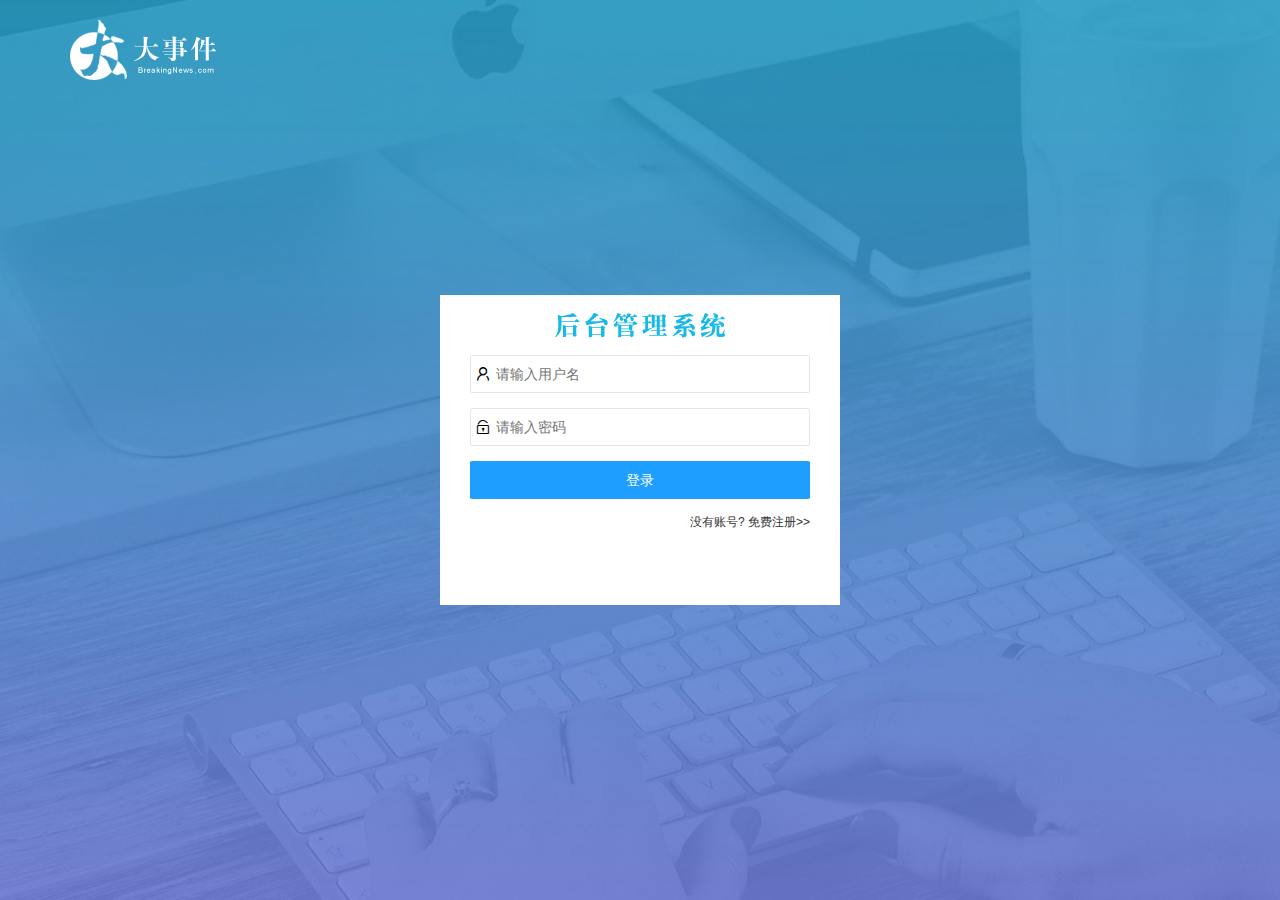
<file: login.html>
<!DOCTYPE html>
<html lang="en">

<head>
    <meta charset="UTF-8">
    <meta http-equiv="X-UA-Compatible" content="IE=edge">
    <meta name="viewport" content="width=device-width, initial-scale=1.0">
    <title>大事件-登录/注册</title>
    <!-- css资源引入 -->
    <link rel="stylesheet" href="/assets/lib/layui/css/layui.css">
    <link rel="stylesheet" href="/assets/css/login.css">
</head>

<body>
    <!-- 主体内容区域 -->
    <!-- logo -->
    <div class="layui-main">
        <img src="/assets/images/logo.png" alt="" class="logo">
    </div>

    <!-- 登录注册盒子 -->
    <div class="login">
        <div class="title"></div>
        <!-- 登录功能 -->
        <div class="login_box">
            <form class="layui-form" id="login_form">
                <div class="layui-form-item">
                    <i class="layui-icon layui-icon-username"></i>
                    <input type="text" name="username" required lay-verify="required" placeholder="请输入用户名"
                        autocomplete="off" class="layui-input">
                </div>
                <div class="layui-form-item">
                    <i class="layui-icon layui-icon-password"></i>
                    <input type="password" name="password" required lay-verify="required" placeholder="请输入密码"
                        autocomplete="off" class="layui-input">
                </div>
                <div class="layui-form-item">
                    <button class="layui-btn layui-btn-fluid layui-btn-normal" lay-submit
                        lay-filter="formDemo">登录</button>
                </div>
                <div class="layui-form-item right_btn">
                    <a href="javascript:;" id="go_reg">没有账号? 免费注册&gt;&gt;</a>
                </div>
            </form>
        </div>
        <!-- 注册功能 -->
        <div class="reg_box" style="display: none;">
            <form class="layui-form" id="reg_form">
                <div class="layui-form-item">
                    <i class="layui-icon layui-icon-username"></i>
                    <input type="text" name="username" required lay-verify="required" placeholder="请输入用户名"
                        autocomplete="off" class="layui-input">
                </div>
                <div class="layui-form-item">
                    <i class="layui-icon layui-icon-password"></i>
                    <input type="password" name="password" required lay-verify="required|pwd" placeholder="请输入密码"
                        autocomplete="off" class="layui-input">
                </div>
                <div class="layui-form-item">
                    <i class="layui-icon layui-icon-password"></i>
                    <input type="password" name="repwd" required lay-verify="required|pwd|rePwd" placeholder="请确认密码"
                        autocomplete="off" class="layui-input">
                </div>
                <div class="layui-form-item">
                    <button class="layui-btn layui-btn-fluid layui-btn-normal" lay-submit
                        lay-filter="formDemo">注册</button>
                </div>
                <div class="layui-form-item right_btn">
                    <a href="javascript:;" id="go_login">去登陆</a>
                </div>
            </form>
        </div>
    </div>

    <!-- 脚本资源引入 -->
    <script src="/assets/lib/layui/layui.all.js"></script>
    <script src="/assets/lib/jquery.js"></script>
    <script src="/assets/js/base_API.js"></script>
    <script src="/assets/js/login.js"></script>
</body>

</html>
</file>
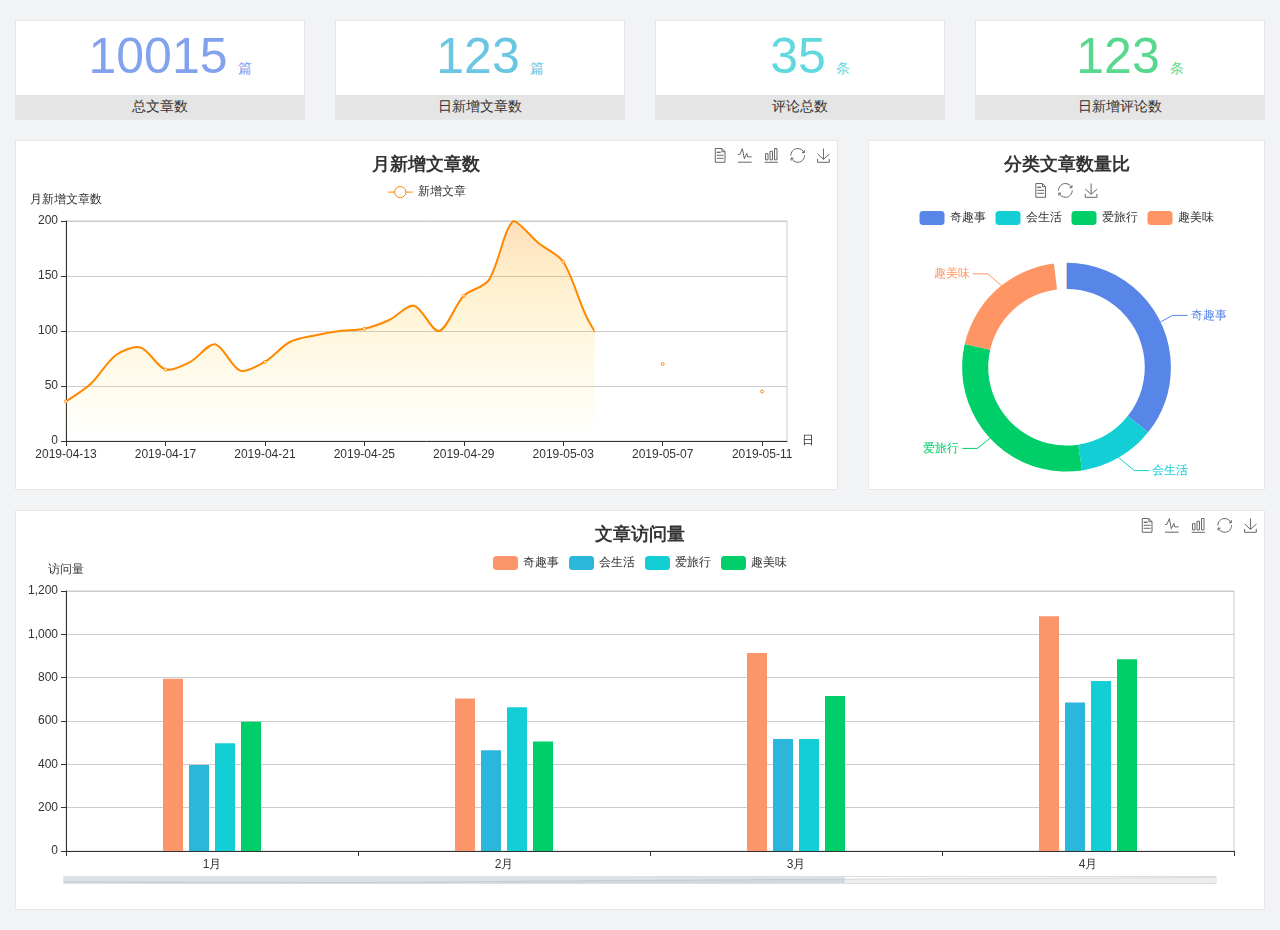
<file: home/dashboard.html>
<!DOCTYPE html>
<html lang="en">

<head>
  <meta charset="UTF-8">
  <meta name="viewport" content="width=device-width, initial-scale=1.0">
  <meta http-equiv="X-UA-Compatible" content="ie=edge">
  <title>图表统计</title>
  <link rel="stylesheet" href="../../assets/lib/bootstrap.css" />
  <link rel="stylesheet" href="../../assets/lib/main.css" />
  <script src="../../assets/lib/jquery.js"></script>
  <script type="text/javascript" src="../../assets/lib/echarts.min.js"></script>
</head>

<body>
  <div class="container-fluid">
    <div class="row spannel_list">
      <div class="col-sm-3 col-xs-6">
        <div class="spannel">
          <em>10015</em><span>篇</span>
          <b>总文章数</b>
        </div>
      </div>
      <div class="col-sm-3 col-xs-6">
        <div class="spannel scolor01">
          <em>123</em><span>篇</span>
          <b>日新增文章数</b>
        </div>
      </div>
      <div class="col-sm-3 col-xs-6">
        <div class="spannel scolor02">
          <em>35</em><span>条</span>
          <b>评论总数</b>
        </div>
      </div>
      <div class="col-sm-3 col-xs-6">
        <div class="spannel scolor03">
          <em>123</em><span>条</span>
          <b>日新增评论数</b>
        </div>
      </div>
    </div>
  </div>

  <div class="container-fluid">
    <div class="row curve-pie">
      <div class="col-lg-8 col-md-8">
        <div class="gragh_pannel" id="curve_show"></div>
      </div>
      <div class="col-lg-4 col-md-4">
        <div class="gragh_pannel" id="pie_show"></div>
      </div>
    </div>
  </div>

  <div class="container-fluid">
    <div class="column_pannel" id="column_show"></div>
  </div>

  <script>
    var oChart = echarts.init(document.getElementById('curve_show'));
    var aList_all = [{
        'count': 36,
        'date': '2019-04-13'
      },
      {
        'count': 52,
        'date': '2019-04-14'
      },
      {
        'count': 78,
        'date': '2019-04-15'
      },
      {
        'count': 85,
        'date': '2019-04-16'
      },
      {
        'count': 65,
        'date': '2019-04-17'
      },
      {
        'count': 72,
        'date': '2019-04-18'
      },
      {
        'count': 88,
        'date': '2019-04-19'
      },
      {
        'count': 64,
        'date': '2019-04-20'
      },
      {
        'count': 72,
        'date': '2019-04-21'
      },
      {
        'count': 90,
        'date': '2019-04-22'
      },
      {
        'count': 96,
        'date': '2019-04-23'
      },
      {
        'count': 100,
        'date': '2019-04-24'
      },
      {
        'count': 102,
        'date': '2019-04-25'
      },
      {
        'count': 110,
        'date': '2019-04-26'
      },
      {
        'count': 123,
        'date': '2019-04-27'
      },
      {
        'count': 100,
        'date': '2019-04-28'
      },
      {
        'count': 132,
        'date': '2019-04-29'
      },
      {
        'count': 146,
        'date': '2019-04-30'
      },
      {
        'count': 200,
        'date': '2019-05-01'
      },
      {
        'count': 180,
        'date': '2019-05-02'
      },
      {
        'count': 163,
        'date': '2019-05-03'
      },
      {
        'count': 110,
        'date': '2019-05-04'
      },
      {
        'count': 80,
        'date': '2019-05-05'
      },
      {
        'count': 82,
        'date': '2019-05-06'
      },
      {
        'count': 70,
        'date': '2019-05-07'
      },
      {
        'count': 65,
        'date': '2019-05-08'
      },
      {
        'count': 54,
        'date': '2019-05-09'
      },
      {
        'count': 40,
        'date': '2019-05-10'
      },
      {
        'count': 45,
        'date': '2019-05-11'
      },
      {
        'count': 38,
        'date': '2019-05-12'
      },
    ];

    let aCount = [];
    let aDate = [];

    for (var i = 0; i < aList_all.length; i++) {
      aCount.push(aList_all[i].count);
      aDate.push(aList_all[i].date);
    }

    var chartopt = {
      title: {
        text: '月新增文章数',
        left: 'center',
        top: '10'
      },
      tooltip: {
        trigger: 'axis'
      },
      legend: {
        data: ['新增文章'],
        top: '40'
      },
      toolbox: {
        show: true,
        feature: {
          mark: {
            show: true
          },
          dataView: {
            show: true,
            readOnly: false
          },
          magicType: {
            show: true,
            type: ['line', 'bar']
          },
          restore: {
            show: true
          },
          saveAsImage: {
            show: true
          }
        }
      },
      calculable: true,
      xAxis: [{
        name: '日',
        type: 'category',
        boundaryGap: false,
        data: aDate
      }],
      yAxis: [{
        name: '月新增文章数',
        type: 'value'
      }],
      series: [{
        name: '新增文章',
        type: 'line',
        smooth: true,
        itemStyle: {
          normal: {
            areaStyle: {
              type: 'default'
            },
            color: '#f80'
          },
          lineStyle: {
            color: '#f80'
          }
        },
        data: aCount
      }],
      areaStyle: {
        normal: {
          color: new echarts.graphic.LinearGradient(0, 0, 0, 1, [{
            offset: 0,
            color: 'rgba(255,136,0,0.39)'
          }, {
            offset: .34,
            color: 'rgba(255,180,0,0.25)'
          }, {
            offset: 1,
            color: 'rgba(255,222,0,0.00)'
          }])

        }
      },
      grid: {
        show: true,
        x: 50,
        x2: 50,
        y: 80,
        height: 220
      }
    };

    oChart.setOption(chartopt);


    var oPie = echarts.init(document.getElementById('pie_show'));
    var oPieopt = {
      title: {
        top: 10,
        text: '分类文章数量比',
        x: 'center'
      },
      tooltip: {
        trigger: 'item',
        formatter: "{a} <br/>{b} : {c} ({d}%)"
      },
      color: ['#5885e8', '#13cfd5', '#00ce68', '#ff9565'],
      legend: {
        x: 'center',
        top: 65,
        data: ['奇趣事', '会生活', '爱旅行', '趣美味']
      },
      toolbox: {
        show: true,
        x: 'center',
        top: 35,
        feature: {
          mark: {
            show: true
          },
          dataView: {
            show: true,
            readOnly: false
          },
          magicType: {
            show: true,
            type: ['pie', 'funnel'],
            option: {
              funnel: {
                x: '25%',
                width: '50%',
                funnelAlign: 'left',
                max: 1548
              }
            }
          },
          restore: {
            show: true
          },
          saveAsImage: {
            show: true
          }
        }
      },
      calculable: true,
      series: [{
        name: '访问来源',
        type: 'pie',
        radius: ['45%', '60%'],
        center: ['50%', '65%'],
        data: [{
            value: 300,
            name: '奇趣事'
          },
          {
            value: 100,
            name: '会生活'
          },
          {
            value: 260,
            name: '爱旅行'
          },
          {
            value: 180,
            name: '趣美味'
          }
        ]
      }]
    };
    oPie.setOption(oPieopt);



    var oColumn = this.echarts.init(document.getElementById('column_show'));
    var oColumnopt = {
      title: {
        text: '文章访问量',
        left: 'center',
        top: '10'
      },
      tooltip: {
        trigger: 'axis'
      },
      legend: {
        data: ['奇趣事', '会生活', '爱旅行', '趣美味'],
        top: '40'
      },
      toolbox: {
        show: true,
        feature: {
          mark: {
            show: true
          },
          dataView: {
            show: true,
            readOnly: false
          },
          magicType: {
            show: true,
            type: ['line', 'bar']
          },
          restore: {
            show: true
          },
          saveAsImage: {
            show: true
          }
        }
      },
      calculable: true,
      xAxis: [{
        type: 'category',
        data: ['1月', '2月', '3月', '4月', '5月']
      }],
      yAxis: [{
        name: '访问量',
        type: 'value'
      }],
      series: [{
          name: '奇趣事',
          type: 'bar',
          barWidth: 20,
          itemStyle: {
            normal: {
              areaStyle: {
                type: 'default'
              },
              color: '#fd956a'
            }
          },
          data: [800, 708, 920, 1090, 1200]
        },
        {
          name: '会生活',
          type: 'bar',
          barWidth: 20,
          itemStyle: {
            normal: {
              areaStyle: {
                type: 'default'
              },
              color: '#2bb6db'
            }
          },
          data: [400, 468, 520, 690, 800]
        },
        {
          name: '爱旅行',
          type: 'bar',
          barWidth: 20,
          itemStyle: {
            normal: {
              areaStyle: {
                type: 'default'
              },
              color: '#13cfd5'
            }
          },
          data: [500, 668, 520, 790, 900]
        },
        {
          name: '趣美味',
          type: 'bar',
          barWidth: 20,
          itemStyle: {
            normal: {
              areaStyle: {
                type: 'default'
              },
              color: '#00ce68'
            }
          },
          data: [600, 508, 720, 890, 1000]
        }
      ],
      grid: {
        show: true,
        x: 50,
        x2: 30,
        y: 80,
        height: 260
      },
      dataZoom: [ //给x轴设置滚动条
        {
          start: 0, //默认为0
          end: 100 - 1000 / 31, //默认为100
          type: 'slider',
          show: true,
          xAxisIndex: [0],
          handleSize: 0, //滑动条的 左右2个滑动条的大小
          height: 8, //组件高度
          left: 45, //左边的距离
          right: 50, //右边的距离
          bottom: 26, //右边的距离
          handleColor: '#ddd', //h滑动图标的颜色
          handleStyle: {
            borderColor: "#cacaca",
            borderWidth: "1",
            shadowBlur: 2,
            background: "#ddd",
            shadowColor: "#ddd",
          }
        }
      ]
    };
    oColumn.setOption(oColumnopt);
  </script>
</body>

</html>
</file>
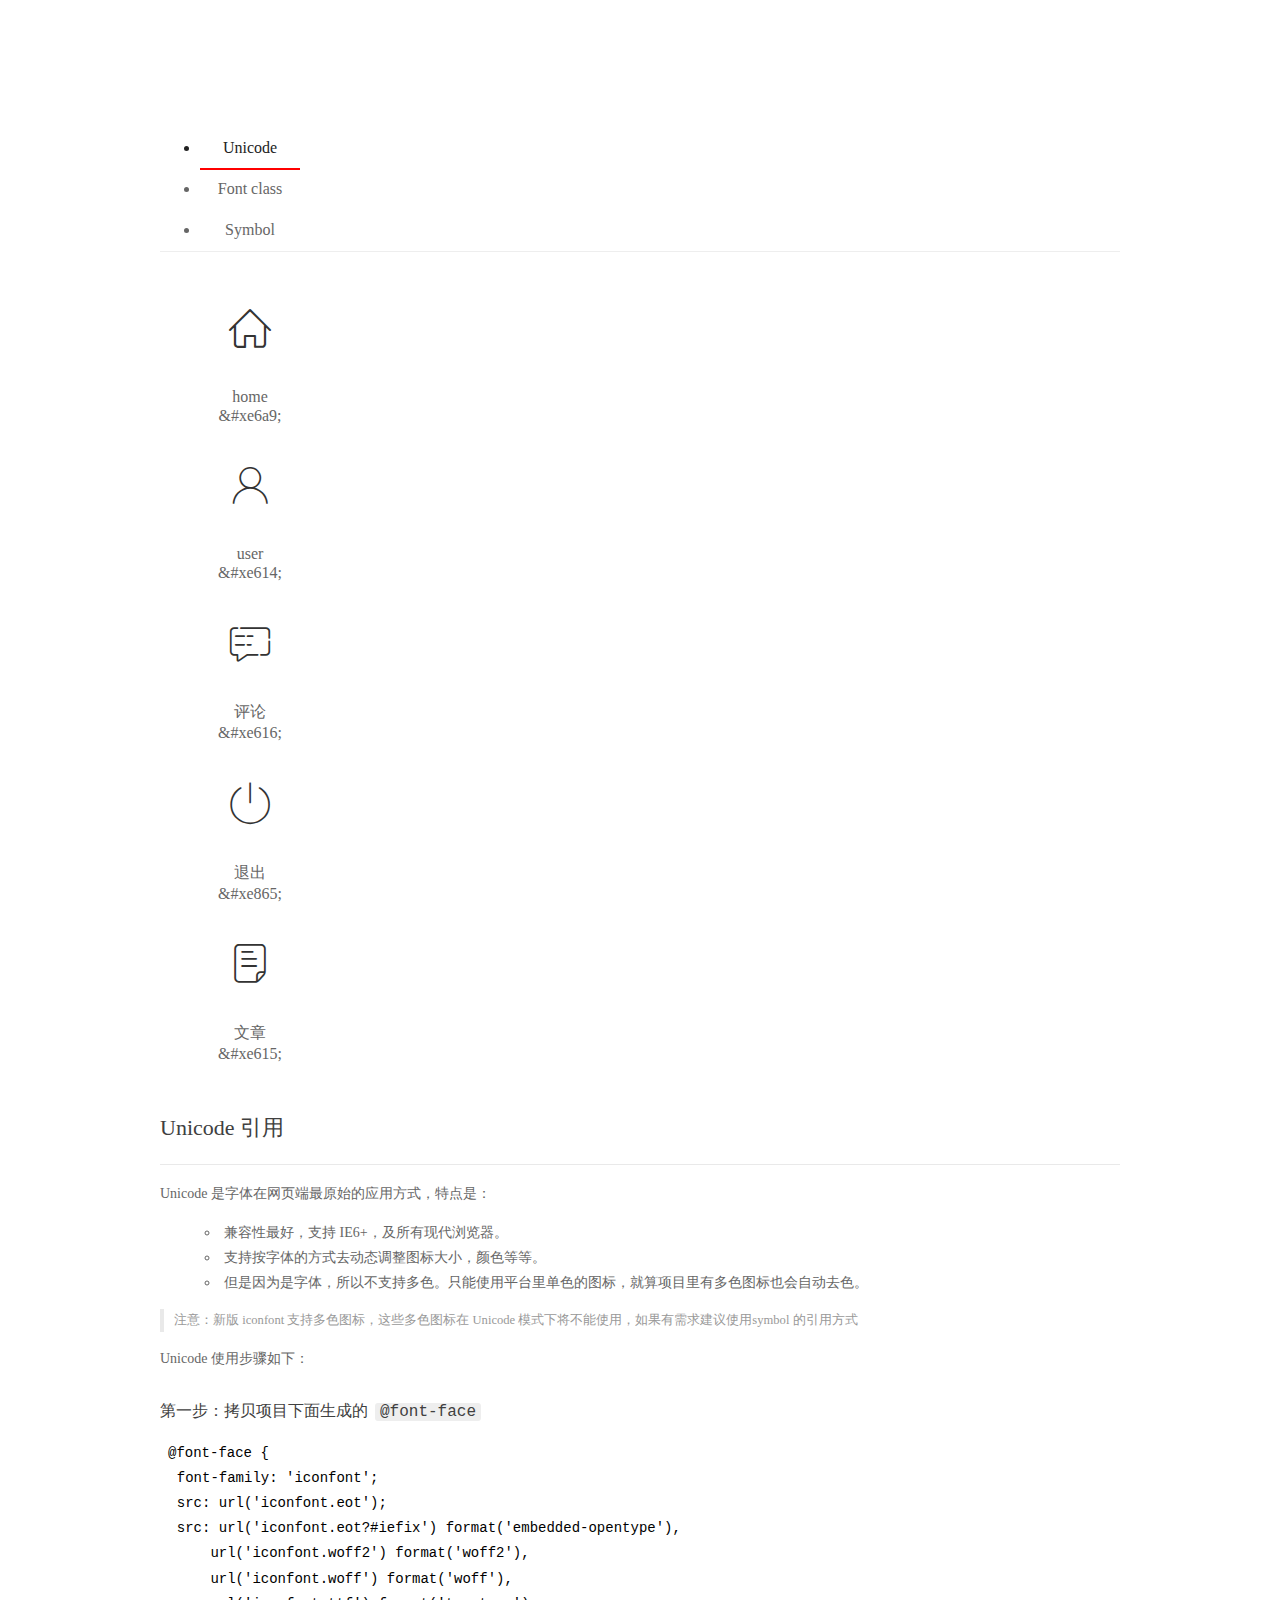
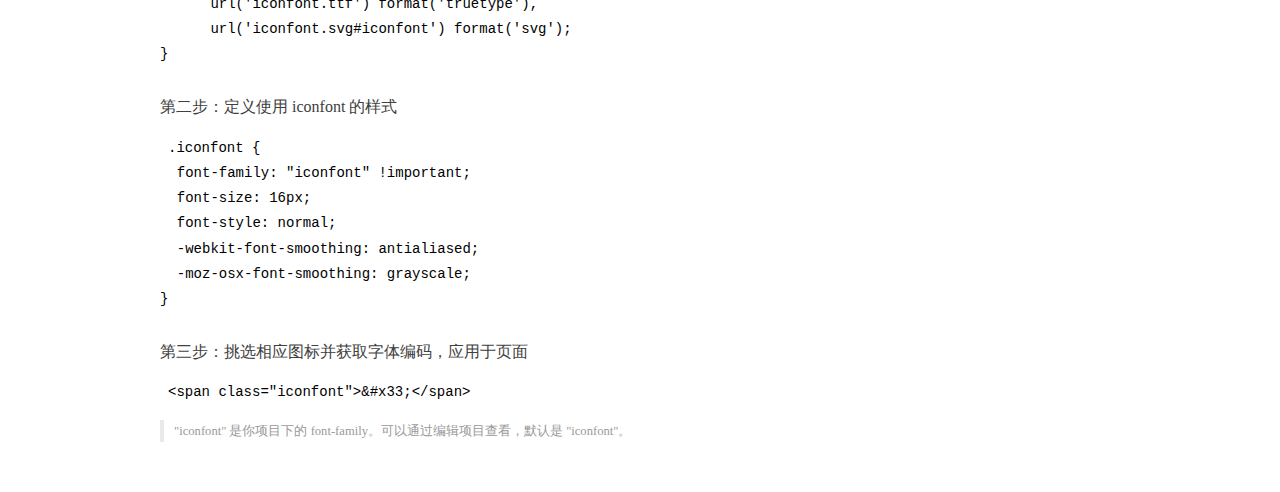
<file: assets/fonts/demo_index.html>
<!DOCTYPE html>
<html>
<head>
  <meta charset="utf-8"/>
  <title>IconFont Demo</title>
  <link rel="shortcut icon" href="https://gtms04.alicdn.com/tps/i4/TB1_oz6GVXXXXaFXpXXJDFnIXXX-64-64.ico" type="image/x-icon"/>
  <link rel="stylesheet" href="https://g.alicdn.com/thx/cube/1.3.2/cube.min.css">
  <link rel="stylesheet" href="demo.css">
  <link rel="stylesheet" href="iconfont.css">
  <script src="iconfont.js"></script>
  <!-- jQuery -->
  <script src="https://a1.alicdn.com/oss/uploads/2018/12/26/7bfddb60-08e8-11e9-9b04-53e73bb6408b.js"></script>
  <!-- 代码高亮 -->
  <script src="https://a1.alicdn.com/oss/uploads/2018/12/26/a3f714d0-08e6-11e9-8a15-ebf944d7534c.js"></script>
</head>
<body>
  <div class="main">
    <h1 class="logo"><a href="https://www.iconfont.cn/" title="iconfont 首页" target="_blank">&#xe86b;</a></h1>
    <div class="nav-tabs">
      <ul id="tabs" class="dib-box">
        <li class="dib active"><span>Unicode</span></li>
        <li class="dib"><span>Font class</span></li>
        <li class="dib"><span>Symbol</span></li>
      </ul>
      
    </div>
    <div class="tab-container">
      <div class="content unicode" style="display: block;">
          <ul class="icon_lists dib-box">
          
            <li class="dib">
              <span class="icon iconfont">&#xe6a9;</span>
                <div class="name">home</div>
                <div class="code-name">&amp;#xe6a9;</div>
              </li>
          
            <li class="dib">
              <span class="icon iconfont">&#xe614;</span>
                <div class="name">user</div>
                <div class="code-name">&amp;#xe614;</div>
              </li>
          
            <li class="dib">
              <span class="icon iconfont">&#xe616;</span>
                <div class="name">评论</div>
                <div class="code-name">&amp;#xe616;</div>
              </li>
          
            <li class="dib">
              <span class="icon iconfont">&#xe865;</span>
                <div class="name">退出</div>
                <div class="code-name">&amp;#xe865;</div>
              </li>
          
            <li class="dib">
              <span class="icon iconfont">&#xe615;</span>
                <div class="name">文章</div>
                <div class="code-name">&amp;#xe615;</div>
              </li>
          
          </ul>
          <div class="article markdown">
          <h2 id="unicode-">Unicode 引用</h2>
          <hr>

          <p>Unicode 是字体在网页端最原始的应用方式，特点是：</p>
          <ul>
            <li>兼容性最好，支持 IE6+，及所有现代浏览器。</li>
            <li>支持按字体的方式去动态调整图标大小，颜色等等。</li>
            <li>但是因为是字体，所以不支持多色。只能使用平台里单色的图标，就算项目里有多色图标也会自动去色。</li>
          </ul>
          <blockquote>
            <p>注意：新版 iconfont 支持多色图标，这些多色图标在 Unicode 模式下将不能使用，如果有需求建议使用symbol 的引用方式</p>
          </blockquote>
          <p>Unicode 使用步骤如下：</p>
          <h3 id="-font-face">第一步：拷贝项目下面生成的 <code>@font-face</code></h3>
<pre><code class="language-css"
>@font-face {
  font-family: 'iconfont';
  src: url('iconfont.eot');
  src: url('iconfont.eot?#iefix') format('embedded-opentype'),
      url('iconfont.woff2') format('woff2'),
      url('iconfont.woff') format('woff'),
      url('iconfont.ttf') format('truetype'),
      url('iconfont.svg#iconfont') format('svg');
}
</code></pre>
          <h3 id="-iconfont-">第二步：定义使用 iconfont 的样式</h3>
<pre><code class="language-css"
>.iconfont {
  font-family: "iconfont" !important;
  font-size: 16px;
  font-style: normal;
  -webkit-font-smoothing: antialiased;
  -moz-osx-font-smoothing: grayscale;
}
</code></pre>
          <h3 id="-">第三步：挑选相应图标并获取字体编码，应用于页面</h3>
<pre>
<code class="language-html"
>&lt;span class="iconfont"&gt;&amp;#x33;&lt;/span&gt;
</code></pre>
          <blockquote>
            <p>"iconfont" 是你项目下的 font-family。可以通过编辑项目查看，默认是 "iconfont"。</p>
          </blockquote>
          </div>
      </div>
      <div class="content font-class">
        <ul class="icon_lists dib-box">
          
          <li class="dib">
            <span class="icon iconfont icon-home"></span>
            <div class="name">
              home
            </div>
            <div class="code-name">.icon-home
            </div>
          </li>
          
          <li class="dib">
            <span class="icon iconfont icon-user"></span>
            <div class="name">
              user
            </div>
            <div class="code-name">.icon-user
            </div>
          </li>
          
          <li class="dib">
            <span class="icon iconfont icon-pinglun"></span>
            <div class="name">
              评论
            </div>
            <div class="code-name">.icon-pinglun
            </div>
          </li>
          
          <li class="dib">
            <span class="icon iconfont icon-tuichu"></span>
            <div class="name">
              退出
            </div>
            <div class="code-name">.icon-tuichu
            </div>
          </li>
          
          <li class="dib">
            <span class="icon iconfont icon-16"></span>
            <div class="name">
              文章
            </div>
            <div class="code-name">.icon-16
            </div>
          </li>
          
        </ul>
        <div class="article markdown">
        <h2 id="font-class-">font-class 引用</h2>
        <hr>

        <p>font-class 是 Unicode 使用方式的一种变种，主要是解决 Unicode 书写不直观，语意不明确的问题。</p>
        <p>与 Unicode 使用方式相比，具有如下特点：</p>
        <ul>
          <li>兼容性良好，支持 IE8+，及所有现代浏览器。</li>
          <li>相比于 Unicode 语意明确，书写更直观。可以很容易分辨这个 icon 是什么。</li>
          <li>因为使用 class 来定义图标，所以当要替换图标时，只需要修改 class 里面的 Unicode 引用。</li>
          <li>不过因为本质上还是使用的字体，所以多色图标还是不支持的。</li>
        </ul>
        <p>使用步骤如下：</p>
        <h3 id="-fontclass-">第一步：引入项目下面生成的 fontclass 代码：</h3>
<pre><code class="language-html">&lt;link rel="stylesheet" href="./iconfont.css"&gt;
</code></pre>
        <h3 id="-">第二步：挑选相应图标并获取类名，应用于页面：</h3>
<pre><code class="language-html">&lt;span class="iconfont icon-xxx"&gt;&lt;/span&gt;
</code></pre>
        <blockquote>
          <p>"
            iconfont" 是你项目下的 font-family。可以通过编辑项目查看，默认是 "iconfont"。</p>
        </blockquote>
      </div>
      </div>
      <div class="content symbol">
          <ul class="icon_lists dib-box">
          
            <li class="dib">
                <svg class="icon svg-icon" aria-hidden="true">
                  <use xlink:href="#icon-home"></use>
                </svg>
                <div class="name">home</div>
                <div class="code-name">#icon-home</div>
            </li>
          
            <li class="dib">
                <svg class="icon svg-icon" aria-hidden="true">
                  <use xlink:href="#icon-user"></use>
                </svg>
                <div class="name">user</div>
                <div class="code-name">#icon-user</div>
            </li>
          
            <li class="dib">
                <svg class="icon svg-icon" aria-hidden="true">
                  <use xlink:href="#icon-pinglun"></use>
                </svg>
                <div class="name">评论</div>
                <div class="code-name">#icon-pinglun</div>
            </li>
          
            <li class="dib">
                <svg class="icon svg-icon" aria-hidden="true">
                  <use xlink:href="#icon-tuichu"></use>
                </svg>
                <div class="name">退出</div>
                <div class="code-name">#icon-tuichu</div>
            </li>
          
            <li class="dib">
                <svg class="icon svg-icon" aria-hidden="true">
                  <use xlink:href="#icon-16"></use>
                </svg>
                <div class="name">文章</div>
                <div class="code-name">#icon-16</div>
            </li>
          
          </ul>
          <div class="article markdown">
          <h2 id="symbol-">Symbol 引用</h2>
          <hr>

          <p>这是一种全新的使用方式，应该说这才是未来的主流，也是平台目前推荐的用法。相关介绍可以参考这篇<a href="">文章</a>
            这种用法其实是做了一个 SVG 的集合，与另外两种相比具有如下特点：</p>
          <ul>
            <li>支持多色图标了，不再受单色限制。</li>
            <li>通过一些技巧，支持像字体那样，通过 <code>font-size</code>, <code>color</code> 来调整样式。</li>
            <li>兼容性较差，支持 IE9+，及现代浏览器。</li>
            <li>浏览器渲染 SVG 的性能一般，还不如 png。</li>
          </ul>
          <p>使用步骤如下：</p>
          <h3 id="-symbol-">第一步：引入项目下面生成的 symbol 代码：</h3>
<pre><code class="language-html">&lt;script src="./iconfont.js"&gt;&lt;/script&gt;
</code></pre>
          <h3 id="-css-">第二步：加入通用 CSS 代码（引入一次就行）：</h3>
<pre><code class="language-html">&lt;style&gt;
.icon {
  width: 1em;
  height: 1em;
  vertical-align: -0.15em;
  fill: currentColor;
  overflow: hidden;
}
&lt;/style&gt;
</code></pre>
          <h3 id="-">第三步：挑选相应图标并获取类名，应用于页面：</h3>
<pre><code class="language-html">&lt;svg class="icon" aria-hidden="true"&gt;
  &lt;use xlink:href="#icon-xxx"&gt;&lt;/use&gt;
&lt;/svg&gt;
</code></pre>
          </div>
      </div>

    </div>
  </div>
  <script>
  $(document).ready(function () {
      $('.tab-container .content:first').show()

      $('#tabs li').click(function (e) {
        var tabContent = $('.tab-container .content')
        var index = $(this).index()

        if ($(this).hasClass('active')) {
          return
        } else {
          $('#tabs li').removeClass('active')
          $(this).addClass('active')

          tabContent.hide().eq(index).fadeIn()
        }
      })
    })
  </script>
</body>
</html>
</file>
<file: assets/lib/layui/css/layui.css>
/** layui-v2.5.5 MIT License By https://www.layui.com */
 .layui-inline,img{display:inline-block;vertical-align:middle}h1,h2,h3,h4,h5,h6{font-weight:400}.layui-edge,.layui-header,.layui-inline,.layui-main{position:relative}.layui-body,.layui-edge,.layui-elip{overflow:hidden}.layui-btn,.layui-edge,.layui-inline,img{vertical-align:middle}.layui-btn,.layui-disabled,.layui-icon,.layui-unselect{-moz-user-select:none;-webkit-user-select:none;-ms-user-select:none}.layui-elip,.layui-form-checkbox span,.layui-form-pane .layui-form-label{text-overflow:ellipsis;white-space:nowrap}.layui-breadcrumb,.layui-tree-btnGroup{visibility:hidden}blockquote,body,button,dd,div,dl,dt,form,h1,h2,h3,h4,h5,h6,input,li,ol,p,pre,td,textarea,th,ul{margin:0;padding:0;-webkit-tap-highlight-color:rgba(0,0,0,0)}a:active,a:hover{outline:0}img{border:none}li{list-style:none}table{border-collapse:collapse;border-spacing:0}h4,h5,h6{font-size:100%}button,input,optgroup,option,select,textarea{font-family:inherit;font-size:inherit;font-style:inherit;font-weight:inherit;outline:0}pre{white-space:pre-wrap;white-space:-moz-pre-wrap;white-space:-pre-wrap;white-space:-o-pre-wrap;word-wrap:break-word}body{line-height:24px;font:14px Helvetica Neue,Helvetica,PingFang SC,Tahoma,Arial,sans-serif}hr{height:1px;margin:10px 0;border:0;clear:both}a{color:#333;text-decoration:none}a:hover{color:#777}a cite{font-style:normal;*cursor:pointer}.layui-border-box,.layui-border-box *{box-sizing:border-box}.layui-box,.layui-box *{box-sizing:content-box}.layui-clear{clear:both;*zoom:1}.layui-clear:after{content:'\20';clear:both;*zoom:1;display:block;height:0}.layui-inline{*display:inline;*zoom:1}.layui-edge{display:inline-block;width:0;height:0;border-width:6px;border-style:dashed;border-color:transparent}.layui-edge-top{top:-4px;border-bottom-color:#999;border-bottom-style:solid}.layui-edge-right{border-left-color:#999;border-left-style:solid}.layui-edge-bottom{top:2px;border-top-color:#999;border-top-style:solid}.layui-edge-left{border-right-color:#999;border-right-style:solid}.layui-disabled,.layui-disabled:hover{color:#d2d2d2!important;cursor:not-allowed!important}.layui-circle{border-radius:100%}.layui-show{display:block!important}.layui-hide{display:none!important}@font-face{font-family:layui-icon;src:url(../font/iconfont.eot?v=250);src:url(../font/iconfont.eot?v=250#iefix) format('embedded-opentype'),url(../font/iconfont.woff2?v=250) format('woff2'),url(../font/iconfont.woff?v=250) format('woff'),url(../font/iconfont.ttf?v=250) format('truetype'),url(../font/iconfont.svg?v=250#layui-icon) format('svg')}.layui-icon{font-family:layui-icon!important;font-size:16px;font-style:normal;-webkit-font-smoothing:antialiased;-moz-osx-font-smoothing:grayscale}.layui-icon-reply-fill:before{content:"\e611"}.layui-icon-set-fill:before{content:"\e614"}.layui-icon-menu-fill:before{content:"\e60f"}.layui-icon-search:before{content:"\e615"}.layui-icon-share:before{content:"\e641"}.layui-icon-set-sm:before{content:"\e620"}.layui-icon-engine:before{content:"\e628"}.layui-icon-close:before{content:"\1006"}.layui-icon-close-fill:before{content:"\1007"}.layui-icon-chart-screen:before{content:"\e629"}.layui-icon-star:before{content:"\e600"}.layui-icon-circle-dot:before{content:"\e617"}.layui-icon-chat:before{content:"\e606"}.layui-icon-release:before{content:"\e609"}.layui-icon-list:before{content:"\e60a"}.layui-icon-chart:before{content:"\e62c"}.layui-icon-ok-circle:before{content:"\1005"}.layui-icon-layim-theme:before{content:"\e61b"}.layui-icon-table:before{content:"\e62d"}.layui-icon-right:before{content:"\e602"}.layui-icon-left:before{content:"\e603"}.layui-icon-cart-simple:before{content:"\e698"}.layui-icon-face-cry:before{content:"\e69c"}.layui-icon-face-smile:before{content:"\e6af"}.layui-icon-survey:before{content:"\e6b2"}.layui-icon-tree:before{content:"\e62e"}.layui-icon-upload-circle:before{content:"\e62f"}.layui-icon-add-circle:before{content:"\e61f"}.layui-icon-download-circle:before{content:"\e601"}.layui-icon-templeate-1:before{content:"\e630"}.layui-icon-util:before{content:"\e631"}.layui-icon-face-surprised:before{content:"\e664"}.layui-icon-edit:before{content:"\e642"}.layui-icon-speaker:before{content:"\e645"}.layui-icon-down:before{content:"\e61a"}.layui-icon-file:before{content:"\e621"}.layui-icon-layouts:before{content:"\e632"}.layui-icon-rate-half:before{content:"\e6c9"}.layui-icon-add-circle-fine:before{content:"\e608"}.layui-icon-prev-circle:before{content:"\e633"}.layui-icon-read:before{content:"\e705"}.layui-icon-404:before{content:"\e61c"}.layui-icon-carousel:before{content:"\e634"}.layui-icon-help:before{content:"\e607"}.layui-icon-code-circle:before{content:"\e635"}.layui-icon-water:before{content:"\e636"}.layui-icon-username:before{content:"\e66f"}.layui-icon-find-fill:before{content:"\e670"}.layui-icon-about:before{content:"\e60b"}.layui-icon-location:before{content:"\e715"}.layui-icon-up:before{content:"\e619"}.layui-icon-pause:before{content:"\e651"}.layui-icon-date:before{content:"\e637"}.layui-icon-layim-uploadfile:before{content:"\e61d"}.layui-icon-delete:before{content:"\e640"}.layui-icon-play:before{content:"\e652"}.layui-icon-top:before{content:"\e604"}.layui-icon-friends:before{content:"\e612"}.layui-icon-refresh-3:before{content:"\e9aa"}.layui-icon-ok:before{content:"\e605"}.layui-icon-layer:before{content:"\e638"}.layui-icon-face-smile-fine:before{content:"\e60c"}.layui-icon-dollar:before{content:"\e659"}.layui-icon-group:before{content:"\e613"}.layui-icon-layim-download:before{content:"\e61e"}.layui-icon-picture-fine:before{content:"\e60d"}.layui-icon-link:before{content:"\e64c"}.layui-icon-diamond:before{content:"\e735"}.layui-icon-log:before{content:"\e60e"}.layui-icon-rate-solid:before{content:"\e67a"}.layui-icon-fonts-del:before{content:"\e64f"}.layui-icon-unlink:before{content:"\e64d"}.layui-icon-fonts-clear:before{content:"\e639"}.layui-icon-triangle-r:before{content:"\e623"}.layui-icon-circle:before{content:"\e63f"}.layui-icon-radio:before{content:"\e643"}.layui-icon-align-center:before{content:"\e647"}.layui-icon-align-right:before{content:"\e648"}.layui-icon-align-left:before{content:"\e649"}.layui-icon-loading-1:before{content:"\e63e"}.layui-icon-return:before{content:"\e65c"}.layui-icon-fonts-strong:before{content:"\e62b"}.layui-icon-upload:before{content:"\e67c"}.layui-icon-dialogue:before{content:"\e63a"}.layui-icon-video:before{content:"\e6ed"}.layui-icon-headset:before{content:"\e6fc"}.layui-icon-cellphone-fine:before{content:"\e63b"}.layui-icon-add-1:before{content:"\e654"}.layui-icon-face-smile-b:before{content:"\e650"}.layui-icon-fonts-html:before{content:"\e64b"}.layui-icon-form:before{content:"\e63c"}.layui-icon-cart:before{content:"\e657"}.layui-icon-camera-fill:before{content:"\e65d"}.layui-icon-tabs:before{content:"\e62a"}.layui-icon-fonts-code:before{content:"\e64e"}.layui-icon-fire:before{content:"\e756"}.layui-icon-set:before{content:"\e716"}.layui-icon-fonts-u:before{content:"\e646"}.layui-icon-triangle-d:before{content:"\e625"}.layui-icon-tips:before{content:"\e702"}.layui-icon-picture:before{content:"\e64a"}.layui-icon-more-vertical:before{content:"\e671"}.layui-icon-flag:before{content:"\e66c"}.layui-icon-loading:before{content:"\e63d"}.layui-icon-fonts-i:before{content:"\e644"}.layui-icon-refresh-1:before{content:"\e666"}.layui-icon-rmb:before{content:"\e65e"}.layui-icon-home:before{content:"\e68e"}.layui-icon-user:before{content:"\e770"}.layui-icon-notice:before{content:"\e667"}.layui-icon-login-weibo:before{content:"\e675"}.layui-icon-voice:before{content:"\e688"}.layui-icon-upload-drag:before{content:"\e681"}.layui-icon-login-qq:before{content:"\e676"}.layui-icon-snowflake:before{content:"\e6b1"}.layui-icon-file-b:before{content:"\e655"}.layui-icon-template:before{content:"\e663"}.layui-icon-auz:before{content:"\e672"}.layui-icon-console:before{content:"\e665"}.layui-icon-app:before{content:"\e653"}.layui-icon-prev:before{content:"\e65a"}.layui-icon-website:before{content:"\e7ae"}.layui-icon-next:before{content:"\e65b"}.layui-icon-component:before{content:"\e857"}.layui-icon-more:before{content:"\e65f"}.layui-icon-login-wechat:before{content:"\e677"}.layui-icon-shrink-right:before{content:"\e668"}.layui-icon-spread-left:before{content:"\e66b"}.layui-icon-camera:before{content:"\e660"}.layui-icon-note:before{content:"\e66e"}.layui-icon-refresh:before{content:"\e669"}.layui-icon-female:before{content:"\e661"}.layui-icon-male:before{content:"\e662"}.layui-icon-password:before{content:"\e673"}.layui-icon-senior:before{content:"\e674"}.layui-icon-theme:before{content:"\e66a"}.layui-icon-tread:before{content:"\e6c5"}.layui-icon-praise:before{content:"\e6c6"}.layui-icon-star-fill:before{content:"\e658"}.layui-icon-rate:before{content:"\e67b"}.layui-icon-template-1:before{content:"\e656"}.layui-icon-vercode:before{content:"\e679"}.layui-icon-cellphone:before{content:"\e678"}.layui-icon-screen-full:before{content:"\e622"}.layui-icon-screen-restore:before{content:"\e758"}.layui-icon-cols:before{content:"\e610"}.layui-icon-export:before{content:"\e67d"}.layui-icon-print:before{content:"\e66d"}.layui-icon-slider:before{content:"\e714"}.layui-icon-addition:before{content:"\e624"}.layui-icon-subtraction:before{content:"\e67e"}.layui-icon-service:before{content:"\e626"}.layui-icon-transfer:before{content:"\e691"}.layui-main{width:1140px;margin:0 auto}.layui-header{z-index:1000;height:60px}.layui-header a:hover{transition:all .5s;-webkit-transition:all .5s}.layui-side{position:fixed;left:0;top:0;bottom:0;z-index:999;width:200px;overflow-x:hidden}.layui-side-scroll{position:relative;width:220px;height:100%;overflow-x:hidden}.layui-body{position:absolute;left:200px;right:0;top:0;bottom:0;z-index:998;width:auto;overflow-y:auto;box-sizing:border-box}.layui-layout-body{overflow:hidden}.layui-layout-admin .layui-header{background-color:#23262E}.layui-layout-admin .layui-side{top:60px;width:200px;overflow-x:hidden}.layui-layout-admin .layui-body{position:fixed;top:60px;bottom:44px}.layui-layout-admin .layui-main{width:auto;margin:0 15px}.layui-layout-admin .layui-footer{position:fixed;left:200px;right:0;bottom:0;height:44px;line-height:44px;padding:0 15px;background-color:#eee}.layui-layout-admin .layui-logo{position:absolute;left:0;top:0;width:200px;height:100%;line-height:60px;text-align:center;color:#009688;font-size:16px}.layui-layout-admin .layui-header .layui-nav{background:0 0}.layui-layout-left{position:absolute!important;left:200px;top:0}.layui-layout-right{position:absolute!important;right:0;top:0}.layui-container{position:relative;margin:0 auto;padding:0 15px;box-sizing:border-box}.layui-fluid{position:relative;margin:0 auto;padding:0 15px}.layui-row:after,.layui-row:before{content:'';display:block;clear:both}.layui-col-lg1,.layui-col-lg10,.layui-col-lg11,.layui-col-lg12,.layui-col-lg2,.layui-col-lg3,.layui-col-lg4,.layui-col-lg5,.layui-col-lg6,.layui-col-lg7,.layui-col-lg8,.layui-col-lg9,.layui-col-md1,.layui-col-md10,.layui-col-md11,.layui-col-md12,.layui-col-md2,.layui-col-md3,.layui-col-md4,.layui-col-md5,.layui-col-md6,.layui-col-md7,.layui-col-md8,.layui-col-md9,.layui-col-sm1,.layui-col-sm10,.layui-col-sm11,.layui-col-sm12,.layui-col-sm2,.layui-col-sm3,.layui-col-sm4,.layui-col-sm5,.layui-col-sm6,.layui-col-sm7,.layui-col-sm8,.layui-col-sm9,.layui-col-xs1,.layui-col-xs10,.layui-col-xs11,.layui-col-xs12,.layui-col-xs2,.layui-col-xs3,.layui-col-xs4,.layui-col-xs5,.layui-col-xs6,.layui-col-xs7,.layui-col-xs8,.layui-col-xs9{position:relative;display:block;box-sizing:border-box}.layui-col-xs1,.layui-col-xs10,.layui-col-xs11,.layui-col-xs12,.layui-col-xs2,.layui-col-xs3,.layui-col-xs4,.layui-col-xs5,.layui-col-xs6,.layui-col-xs7,.layui-col-xs8,.layui-col-xs9{float:left}.layui-col-xs1{width:8.33333333%}.layui-col-xs2{width:16.66666667%}.layui-col-xs3{width:25%}.layui-col-xs4{width:33.33333333%}.layui-col-xs5{width:41.66666667%}.layui-col-xs6{width:50%}.layui-col-xs7{width:58.33333333%}.layui-col-xs8{width:66.66666667%}.layui-col-xs9{width:75%}.layui-col-xs10{width:83.33333333%}.layui-col-xs11{width:91.66666667%}.layui-col-xs12{width:100%}.layui-col-xs-offset1{margin-left:8.33333333%}.layui-col-xs-offset2{margin-left:16.66666667%}.layui-col-xs-offset3{margin-left:25%}.layui-col-xs-offset4{margin-left:33.33333333%}.layui-col-xs-offset5{margin-left:41.66666667%}.layui-col-xs-offset6{margin-left:50%}.layui-col-xs-offset7{margin-left:58.33333333%}.layui-col-xs-offset8{margin-left:66.66666667%}.layui-col-xs-offset9{margin-left:75%}.layui-col-xs-offset10{margin-left:83.33333333%}.layui-col-xs-offset11{margin-left:91.66666667%}.layui-col-xs-offset12{margin-left:100%}@media screen and (max-width:768px){.layui-hide-xs{display:none!important}.layui-show-xs-block{display:block!important}.layui-show-xs-inline{display:inline!important}.layui-show-xs-inline-block{display:inline-block!important}}@media screen and (min-width:768px){.layui-container{width:750px}.layui-hide-sm{display:none!important}.layui-show-sm-block{display:block!important}.layui-show-sm-inline{display:inline!important}.layui-show-sm-inline-block{display:inline-block!important}.layui-col-sm1,.layui-col-sm10,.layui-col-sm11,.layui-col-sm12,.layui-col-sm2,.layui-col-sm3,.layui-col-sm4,.layui-col-sm5,.layui-col-sm6,.layui-col-sm7,.layui-col-sm8,.layui-col-sm9{float:left}.layui-col-sm1{width:8.33333333%}.layui-col-sm2{width:16.66666667%}.layui-col-sm3{width:25%}.layui-col-sm4{width:33.33333333%}.layui-col-sm5{width:41.66666667%}.layui-col-sm6{width:50%}.layui-col-sm7{width:58.33333333%}.layui-col-sm8{width:66.66666667%}.layui-col-sm9{width:75%}.layui-col-sm10{width:83.33333333%}.layui-col-sm11{width:91.66666667%}.layui-col-sm12{width:100%}.layui-col-sm-offset1{margin-left:8.33333333%}.layui-col-sm-offset2{margin-left:16.66666667%}.layui-col-sm-offset3{margin-left:25%}.layui-col-sm-offset4{margin-left:33.33333333%}.layui-col-sm-offset5{margin-left:41.66666667%}.layui-col-sm-offset6{margin-left:50%}.layui-col-sm-offset7{margin-left:58.33333333%}.layui-col-sm-offset8{margin-left:66.66666667%}.layui-col-sm-offset9{margin-left:75%}.layui-col-sm-offset10{margin-left:83.33333333%}.layui-col-sm-offset11{margin-left:91.66666667%}.layui-col-sm-offset12{margin-left:100%}}@media screen and (min-width:992px){.layui-container{width:970px}.layui-hide-md{display:none!important}.layui-show-md-block{display:block!important}.layui-show-md-inline{display:inline!important}.layui-show-md-inline-block{display:inline-block!important}.layui-col-md1,.layui-col-md10,.layui-col-md11,.layui-col-md12,.layui-col-md2,.layui-col-md3,.layui-col-md4,.layui-col-md5,.layui-col-md6,.layui-col-md7,.layui-col-md8,.layui-col-md9{float:left}.layui-col-md1{width:8.33333333%}.layui-col-md2{width:16.66666667%}.layui-col-md3{width:25%}.layui-col-md4{width:33.33333333%}.layui-col-md5{width:41.66666667%}.layui-col-md6{width:50%}.layui-col-md7{width:58.33333333%}.layui-col-md8{width:66.66666667%}.layui-col-md9{width:75%}.layui-col-md10{width:83.33333333%}.layui-col-md11{width:91.66666667%}.layui-col-md12{width:100%}.layui-col-md-offset1{margin-left:8.33333333%}.layui-col-md-offset2{margin-left:16.66666667%}.layui-col-md-offset3{margin-left:25%}.layui-col-md-offset4{margin-left:33.33333333%}.layui-col-md-offset5{margin-left:41.66666667%}.layui-col-md-offset6{margin-left:50%}.layui-col-md-offset7{margin-left:58.33333333%}.layui-col-md-offset8{margin-left:66.66666667%}.layui-col-md-offset9{margin-left:75%}.layui-col-md-offset10{margin-left:83.33333333%}.layui-col-md-offset11{margin-left:91.66666667%}.layui-col-md-offset12{margin-left:100%}}@media screen and (min-width:1200px){.layui-container{width:1170px}.layui-hide-lg{display:none!important}.layui-show-lg-block{display:block!important}.layui-show-lg-inline{display:inline!important}.layui-show-lg-inline-block{display:inline-block!important}.layui-col-lg1,.layui-col-lg10,.layui-col-lg11,.layui-col-lg12,.layui-col-lg2,.layui-col-lg3,.layui-col-lg4,.layui-col-lg5,.layui-col-lg6,.layui-col-lg7,.layui-col-lg8,.layui-col-lg9{float:left}.layui-col-lg1{width:8.33333333%}.layui-col-lg2{width:16.66666667%}.layui-col-lg3{width:25%}.layui-col-lg4{width:33.33333333%}.layui-col-lg5{width:41.66666667%}.layui-col-lg6{width:50%}.layui-col-lg7{width:58.33333333%}.layui-col-lg8{width:66.66666667%}.layui-col-lg9{width:75%}.layui-col-lg10{width:83.33333333%}.layui-col-lg11{width:91.66666667%}.layui-col-lg12{width:100%}.layui-col-lg-offset1{margin-left:8.33333333%}.layui-col-lg-offset2{margin-left:16.66666667%}.layui-col-lg-offset3{margin-left:25%}.layui-col-lg-offset4{margin-left:33.33333333%}.layui-col-lg-offset5{margin-left:41.66666667%}.layui-col-lg-offset6{margin-left:50%}.layui-col-lg-offset7{margin-left:58.33333333%}.layui-col-lg-offset8{margin-left:66.66666667%}.layui-col-lg-offset9{margin-left:75%}.layui-col-lg-offset10{margin-left:83.33333333%}.layui-col-lg-offset11{margin-left:91.66666667%}.layui-col-lg-offset12{margin-left:100%}}.layui-col-space1{margin:-.5px}.layui-col-space1>*{padding:.5px}.layui-col-space3{margin:-1.5px}.layui-col-space3>*{padding:1.5px}.layui-col-space5{margin:-2.5px}.layui-col-space5>*{padding:2.5px}.layui-col-space8{margin:-3.5px}.layui-col-space8>*{padding:3.5px}.layui-col-space10{margin:-5px}.layui-col-space10>*{padding:5px}.layui-col-space12{margin:-6px}.layui-col-space12>*{padding:6px}.layui-col-space15{margin:-7.5px}.layui-col-space15>*{padding:7.5px}.layui-col-space18{margin:-9px}.layui-col-space18>*{padding:9px}.layui-col-space20{margin:-10px}.layui-col-space20>*{padding:10px}.layui-col-space22{margin:-11px}.layui-col-space22>*{padding:11px}.layui-col-space25{margin:-12.5px}.layui-col-space25>*{padding:12.5px}.layui-col-space30{margin:-15px}.layui-col-space30>*{padding:15px}.layui-btn,.layui-input,.layui-select,.layui-textarea,.layui-upload-button{outline:0;-webkit-appearance:none;transition:all .3s;-webkit-transition:all .3s;box-sizing:border-box}.layui-elem-quote{margin-bottom:10px;padding:15px;line-height:22px;border-left:5px solid #009688;border-radius:0 2px 2px 0;background-color:#f2f2f2}.layui-quote-nm{border-style:solid;border-width:1px 1px 1px 5px;background:0 0}.layui-elem-field{margin-bottom:10px;padding:0;border-width:1px;border-style:solid}.layui-elem-field legend{margin-left:20px;padding:0 10px;font-size:20px;font-weight:300}.layui-field-title{margin:10px 0 20px;border-width:1px 0 0}.layui-field-box{padding:10px 15px}.layui-field-title .layui-field-box{padding:10px 0}.layui-progress{position:relative;height:6px;border-radius:20px;background-color:#e2e2e2}.layui-progress-bar{position:absolute;left:0;top:0;width:0;max-width:100%;height:6px;border-radius:20px;text-align:right;background-color:#5FB878;transition:all .3s;-webkit-transition:all .3s}.layui-progress-big,.layui-progress-big .layui-progress-bar{height:18px;line-height:18px}.layui-progress-text{position:relative;top:-20px;line-height:18px;font-size:12px;color:#666}.layui-progress-big .layui-progress-text{position:static;padding:0 10px;color:#fff}.layui-collapse{border-width:1px;border-style:solid;border-radius:2px}.layui-colla-content,.layui-colla-item{border-top-width:1px;border-top-style:solid}.layui-colla-item:first-child{border-top:none}.layui-colla-title{position:relative;height:42px;line-height:42px;padding:0 15px 0 35px;color:#333;background-color:#f2f2f2;cursor:pointer;font-size:14px;overflow:hidden}.layui-colla-content{display:none;padding:10px 15px;line-height:22px;color:#666}.layui-colla-icon{position:absolute;left:15px;top:0;font-size:14px}.layui-card{margin-bottom:15px;border-radius:2px;background-color:#fff;box-shadow:0 1px 2px 0 rgba(0,0,0,.05)}.layui-card:last-child{margin-bottom:0}.layui-card-header{position:relative;height:42px;line-height:42px;padding:0 15px;border-bottom:1px solid #f6f6f6;color:#333;border-radius:2px 2px 0 0;font-size:14px}.layui-bg-black,.layui-bg-blue,.layui-bg-cyan,.layui-bg-green,.layui-bg-orange,.layui-bg-red{color:#fff!important}.layui-card-body{position:relative;padding:10px 15px;line-height:24px}.layui-card-body[pad15]{padding:15px}.layui-card-body[pad20]{padding:20px}.layui-card-body .layui-table{margin:5px 0}.layui-card .layui-tab{margin:0}.layui-panel-window{position:relative;padding:15px;border-radius:0;border-top:5px solid #E6E6E6;background-color:#fff}.layui-auxiliar-moving{position:fixed;left:0;right:0;top:0;bottom:0;width:100%;height:100%;background:0 0;z-index:9999999999}.layui-form-label,.layui-form-mid,.layui-form-select,.layui-input-block,.layui-input-inline,.layui-textarea{position:relative}.layui-bg-red{background-color:#FF5722!important}.layui-bg-orange{background-color:#FFB800!important}.layui-bg-green{background-color:#009688!important}.layui-bg-cyan{background-color:#2F4056!important}.layui-bg-blue{background-color:#1E9FFF!important}.layui-bg-black{background-color:#393D49!important}.layui-bg-gray{background-color:#eee!important;color:#666!important}.layui-badge-rim,.layui-colla-content,.layui-colla-item,.layui-collapse,.layui-elem-field,.layui-form-pane .layui-form-item[pane],.layui-form-pane .layui-form-label,.layui-input,.layui-layedit,.layui-layedit-tool,.layui-quote-nm,.layui-select,.layui-tab-bar,.layui-tab-card,.layui-tab-title,.layui-tab-title .layui-this:after,.layui-textarea{border-color:#e6e6e6}.layui-timeline-item:before,hr{background-color:#e6e6e6}.layui-text{line-height:22px;font-size:14px;color:#666}.layui-text h1,.layui-text h2,.layui-text h3{font-weight:500;color:#333}.layui-text h1{font-size:30px}.layui-text h2{font-size:24px}.layui-text h3{font-size:18px}.layui-text a:not(.layui-btn){color:#01AAED}.layui-text a:not(.layui-btn):hover{text-decoration:underline}.layui-text ul{padding:5px 0 5px 15px}.layui-text ul li{margin-top:5px;list-style-type:disc}.layui-text em,.layui-word-aux{color:#999!important;padding:0 5px!important}.layui-btn{display:inline-block;height:38px;line-height:38px;padding:0 18px;background-color:#009688;color:#fff;white-space:nowrap;text-align:center;font-size:14px;border:none;border-radius:2px;cursor:pointer}.layui-btn:hover{opacity:.8;filter:alpha(opacity=80);color:#fff}.layui-btn:active{opacity:1;filter:alpha(opacity=100)}.layui-btn+.layui-btn{margin-left:10px}.layui-btn-container{font-size:0}.layui-btn-container .layui-btn{margin-right:10px;margin-bottom:10px}.layui-btn-container .layui-btn+.layui-btn{margin-left:0}.layui-table .layui-btn-container .layui-btn{margin-bottom:9px}.layui-btn-radius{border-radius:100px}.layui-btn .layui-icon{margin-right:3px;font-size:18px;vertical-align:bottom;vertical-align:middle\9}.layui-btn-primary{border:1px solid #C9C9C9;background-color:#fff;color:#555}.layui-btn-primary:hover{border-color:#009688;color:#333}.layui-btn-normal{background-color:#1E9FFF}.layui-btn-warm{background-color:#FFB800}.layui-btn-danger{background-color:#FF5722}.layui-btn-checked{background-color:#5FB878}.layui-btn-disabled,.layui-btn-disabled:active,.layui-btn-disabled:hover{border:1px solid #e6e6e6;background-color:#FBFBFB;color:#C9C9C9;cursor:not-allowed;opacity:1}.layui-btn-lg{height:44px;line-height:44px;padding:0 25px;font-size:16px}.layui-btn-sm{height:30px;line-height:30px;padding:0 10px;font-size:12px}.layui-btn-sm i{font-size:16px!important}.layui-btn-xs{height:22px;line-height:22px;padding:0 5px;font-size:12px}.layui-btn-xs i{font-size:14px!important}.layui-btn-group{display:inline-block;vertical-align:middle;font-size:0}.layui-btn-group .layui-btn{margin-left:0!important;margin-right:0!important;border-left:1px solid rgba(255,255,255,.5);border-radius:0}.layui-btn-group .layui-btn-primary{border-left:none}.layui-btn-group .layui-btn-primary:hover{border-color:#C9C9C9;color:#009688}.layui-btn-group .layui-btn:first-child{border-left:none;border-radius:2px 0 0 2px}.layui-btn-group .layui-btn-primary:first-child{border-left:1px solid #c9c9c9}.layui-btn-group .layui-btn:last-child{border-radius:0 2px 2px 0}.layui-btn-group .layui-btn+.layui-btn{margin-left:0}.layui-btn-group+.layui-btn-group{margin-left:10px}.layui-btn-fluid{width:100%}.layui-input,.layui-select,.layui-textarea{height:38px;line-height:1.3;line-height:38px\9;border-width:1px;border-style:solid;background-color:#fff;border-radius:2px}.layui-input::-webkit-input-placeholder,.layui-select::-webkit-input-placeholder,.layui-textarea::-webkit-input-placeholder{line-height:1.3}.layui-input,.layui-textarea{display:block;width:100%;padding-left:10px}.layui-input:hover,.layui-textarea:hover{border-color:#D2D2D2!important}.layui-input:focus,.layui-textarea:focus{border-color:#C9C9C9!important}.layui-textarea{min-height:100px;height:auto;line-height:20px;padding:6px 10px;resize:vertical}.layui-select{padding:0 10px}.layui-form input[type=checkbox],.layui-form input[type=radio],.layui-form select{display:none}.layui-form [lay-ignore]{display:initial}.layui-form-item{margin-bottom:15px;clear:both;*zoom:1}.layui-form-item:after{content:'\20';clear:both;*zoom:1;display:block;height:0}.layui-form-label{float:left;display:block;padding:9px 15px;width:80px;font-weight:400;line-height:20px;text-align:right}.layui-form-label-col{display:block;float:none;padding:9px 0;line-height:20px;text-align:left}.layui-form-item .layui-inline{margin-bottom:5px;margin-right:10px}.layui-input-block{margin-left:110px;min-height:36px}.layui-input-inline{display:inline-block;vertical-align:middle}.layui-form-item .layui-input-inline{float:left;width:190px;margin-right:10px}.layui-form-text .layui-input-inline{width:auto}.layui-form-mid{float:left;display:block;padding:9px 0!important;line-height:20px;margin-right:10px}.layui-form-danger+.layui-form-select .layui-input,.layui-form-danger:focus{border-color:#FF5722!important}.layui-form-select .layui-input{padding-right:30px;cursor:pointer}.layui-form-select .layui-edge{position:absolute;right:10px;top:50%;margin-top:-3px;cursor:pointer;border-width:6px;border-top-color:#c2c2c2;border-top-style:solid;transition:all .3s;-webkit-transition:all .3s}.layui-form-select dl{display:none;position:absolute;left:0;top:42px;padding:5px 0;z-index:899;min-width:100%;border:1px solid #d2d2d2;max-height:300px;overflow-y:auto;background-color:#fff;border-radius:2px;box-shadow:0 2px 4px rgba(0,0,0,.12);box-sizing:border-box}.layui-form-select dl dd,.layui-form-select dl dt{padding:0 10px;line-height:36px;white-space:nowrap;overflow:hidden;text-overflow:ellipsis}.layui-form-select dl dt{font-size:12px;color:#999}.layui-form-select dl dd{cursor:pointer}.layui-form-select dl dd:hover{background-color:#f2f2f2;-webkit-transition:.5s all;transition:.5s all}.layui-form-select .layui-select-group dd{padding-left:20px}.layui-form-select dl dd.layui-select-tips{padding-left:10px!important;color:#999}.layui-form-select dl dd.layui-this{background-color:#5FB878;color:#fff}.layui-form-checkbox,.layui-form-select dl dd.layui-disabled{background-color:#fff}.layui-form-selected dl{display:block}.layui-form-checkbox,.layui-form-checkbox *,.layui-form-switch{display:inline-block;vertical-align:middle}.layui-form-selected .layui-edge{margin-top:-9px;-webkit-transform:rotate(180deg);transform:rotate(180deg);margin-top:-3px\9}:root .layui-form-selected .layui-edge{margin-top:-9px\0/IE9}.layui-form-selectup dl{top:auto;bottom:42px}.layui-select-none{margin:5px 0;text-align:center;color:#999}.layui-select-disabled .layui-disabled{border-color:#eee!important}.layui-select-disabled .layui-edge{border-top-color:#d2d2d2}.layui-form-checkbox{position:relative;height:30px;line-height:30px;margin-right:10px;padding-right:30px;cursor:pointer;font-size:0;-webkit-transition:.1s linear;transition:.1s linear;box-sizing:border-box}.layui-form-checkbox span{padding:0 10px;height:100%;font-size:14px;border-radius:2px 0 0 2px;background-color:#d2d2d2;color:#fff;overflow:hidden}.layui-form-checkbox:hover span{background-color:#c2c2c2}.layui-form-checkbox i{position:absolute;right:0;top:0;width:30px;height:28px;border:1px solid #d2d2d2;border-left:none;border-radius:0 2px 2px 0;color:#fff;font-size:20px;text-align:center}.layui-form-checkbox:hover i{border-color:#c2c2c2;color:#c2c2c2}.layui-form-checked,.layui-form-checked:hover{border-color:#5FB878}.layui-form-checked span,.layui-form-checked:hover span{background-color:#5FB878}.layui-form-checked i,.layui-form-checked:hover i{color:#5FB878}.layui-form-item .layui-form-checkbox{margin-top:4px}.layui-form-checkbox[lay-skin=primary]{height:auto!important;line-height:normal!important;min-width:18px;min-height:18px;border:none!important;margin-right:0;padding-left:28px;padding-right:0;background:0 0}.layui-form-checkbox[lay-skin=primary] span{padding-left:0;padding-right:15px;line-height:18px;background:0 0;color:#666}.layui-form-checkbox[lay-skin=primary] i{right:auto;left:0;width:16px;height:16px;line-height:16px;border:1px solid #d2d2d2;font-size:12px;border-radius:2px;background-color:#fff;-webkit-transition:.1s linear;transition:.1s linear}.layui-form-checkbox[lay-skin=primary]:hover i{border-color:#5FB878;color:#fff}.layui-form-checked[lay-skin=primary] i{border-color:#5FB878!important;background-color:#5FB878;color:#fff}.layui-checkbox-disbaled[lay-skin=primary] span{background:0 0!important;color:#c2c2c2}.layui-checkbox-disbaled[lay-skin=primary]:hover i{border-color:#d2d2d2}.layui-form-item .layui-form-checkbox[lay-skin=primary]{margin-top:10px}.layui-form-switch{position:relative;height:22px;line-height:22px;min-width:35px;padding:0 5px;margin-top:8px;border:1px solid #d2d2d2;border-radius:20px;cursor:pointer;background-color:#fff;-webkit-transition:.1s linear;transition:.1s linear}.layui-form-switch i{position:absolute;left:5px;top:3px;width:16px;height:16px;border-radius:20px;background-color:#d2d2d2;-webkit-transition:.1s linear;transition:.1s linear}.layui-form-switch em{position:relative;top:0;width:25px;margin-left:21px;padding:0!important;text-align:center!important;color:#999!important;font-style:normal!important;font-size:12px}.layui-form-onswitch{border-color:#5FB878;background-color:#5FB878}.layui-checkbox-disbaled,.layui-checkbox-disbaled i{border-color:#e2e2e2!important}.layui-form-onswitch i{left:100%;margin-left:-21px;background-color:#fff}.layui-form-onswitch em{margin-left:5px;margin-right:21px;color:#fff!important}.layui-checkbox-disbaled span{background-color:#e2e2e2!important}.layui-checkbox-disbaled:hover i{color:#fff!important}[lay-radio]{display:none}.layui-form-radio,.layui-form-radio *{display:inline-block;vertical-align:middle}.layui-form-radio{line-height:28px;margin:6px 10px 0 0;padding-right:10px;cursor:pointer;font-size:0}.layui-form-radio *{font-size:14px}.layui-form-radio>i{margin-right:8px;font-size:22px;color:#c2c2c2}.layui-form-radio>i:hover,.layui-form-radioed>i{color:#5FB878}.layui-radio-disbaled>i{color:#e2e2e2!important}.layui-form-pane .layui-form-label{width:110px;padding:8px 15px;height:38px;line-height:20px;border-width:1px;border-style:solid;border-radius:2px 0 0 2px;text-align:center;background-color:#FBFBFB;overflow:hidden;box-sizing:border-box}.layui-form-pane .layui-input-inline{margin-left:-1px}.layui-form-pane .layui-input-block{margin-left:110px;left:-1px}.layui-form-pane .layui-input{border-radius:0 2px 2px 0}.layui-form-pane .layui-form-text .layui-form-label{float:none;width:100%;border-radius:2px;box-sizing:border-box;text-align:left}.layui-form-pane .layui-form-text .layui-input-inline{display:block;margin:0;top:-1px;clear:both}.layui-form-pane .layui-form-text .layui-input-block{margin:0;left:0;top:-1px}.layui-form-pane .layui-form-text .layui-textarea{min-height:100px;border-radius:0 0 2px 2px}.layui-form-pane .layui-form-checkbox{margin:4px 0 4px 10px}.layui-form-pane .layui-form-radio,.layui-form-pane .layui-form-switch{margin-top:6px;margin-left:10px}.layui-form-pane .layui-form-item[pane]{position:relative;border-width:1px;border-style:solid}.layui-form-pane .layui-form-item[pane] .layui-form-label{position:absolute;left:0;top:0;height:100%;border-width:0 1px 0 0}.layui-form-pane .layui-form-item[pane] .layui-input-inline{margin-left:110px}@media screen and (max-width:450px){.layui-form-item .layui-form-label{text-overflow:ellipsis;overflow:hidden;white-space:nowrap}.layui-form-item .layui-inline{display:block;margin-right:0;margin-bottom:20px;clear:both}.layui-form-item .layui-inline:after{content:'\20';clear:both;display:block;height:0}.layui-form-item .layui-input-inline{display:block;float:none;left:-3px;width:auto;margin:0 0 10px 112px}.layui-form-item .layui-input-inline+.layui-form-mid{margin-left:110px;top:-5px;padding:0}.layui-form-item .layui-form-checkbox{margin-right:5px;margin-bottom:5px}}.layui-layedit{border-width:1px;border-style:solid;border-radius:2px}.layui-layedit-tool{padding:3px 5px;border-bottom-width:1px;border-bottom-style:solid;font-size:0}.layedit-tool-fixed{position:fixed;top:0;border-top:1px solid #e2e2e2}.layui-layedit-tool .layedit-tool-mid,.layui-layedit-tool .layui-icon{display:inline-block;vertical-align:middle;text-align:center;font-size:14px}.layui-layedit-tool .layui-icon{position:relative;width:32px;height:30px;line-height:30px;margin:3px 5px;color:#777;cursor:pointer;border-radius:2px}.layui-layedit-tool .layui-icon:hover{color:#393D49}.layui-layedit-tool .layui-icon:active{color:#000}.layui-layedit-tool .layedit-tool-active{background-color:#e2e2e2;color:#000}.layui-layedit-tool .layui-disabled,.layui-layedit-tool .layui-disabled:hover{color:#d2d2d2;cursor:not-allowed}.layui-layedit-tool .layedit-tool-mid{width:1px;height:18px;margin:0 10px;background-color:#d2d2d2}.layedit-tool-html{width:50px!important;font-size:30px!important}.layedit-tool-b,.layedit-tool-code,.layedit-tool-help{font-size:16px!important}.layedit-tool-d,.layedit-tool-face,.layedit-tool-image,.layedit-tool-unlink{font-size:18px!important}.layedit-tool-image input{position:absolute;font-size:0;left:0;top:0;width:100%;height:100%;opacity:.01;filter:Alpha(opacity=1);cursor:pointer}.layui-layedit-iframe iframe{display:block;width:100%}#LAY_layedit_code{overflow:hidden}.layui-laypage{display:inline-block;*display:inline;*zoom:1;vertical-align:middle;margin:10px 0;font-size:0}.layui-laypage>a:first-child,.layui-laypage>a:first-child em{border-radius:2px 0 0 2px}.layui-laypage>a:last-child,.layui-laypage>a:last-child em{border-radius:0 2px 2px 0}.layui-laypage>:first-child{margin-left:0!important}.layui-laypage>:last-child{margin-right:0!important}.layui-laypage a,.layui-laypage button,.layui-laypage input,.layui-laypage select,.layui-laypage span{border:1px solid #e2e2e2}.layui-laypage a,.layui-laypage span{display:inline-block;*display:inline;*zoom:1;vertical-align:middle;padding:0 15px;height:28px;line-height:28px;margin:0 -1px 5px 0;background-color:#fff;color:#333;font-size:12px}.layui-flow-more a *,.layui-laypage input,.layui-table-view select[lay-ignore]{display:inline-block}.layui-laypage a:hover{color:#009688}.layui-laypage em{font-style:normal}.layui-laypage .layui-laypage-spr{color:#999;font-weight:700}.layui-laypage a{text-decoration:none}.layui-laypage .layui-laypage-curr{position:relative}.layui-laypage .layui-laypage-curr em{position:relative;color:#fff}.layui-laypage .layui-laypage-curr .layui-laypage-em{position:absolute;left:-1px;top:-1px;padding:1px;width:100%;height:100%;background-color:#009688}.layui-laypage-em{border-radius:2px}.layui-laypage-next em,.layui-laypage-prev em{font-family:Sim sun;font-size:16px}.layui-laypage .layui-laypage-count,.layui-laypage .layui-laypage-limits,.layui-laypage .layui-laypage-refresh,.layui-laypage .layui-laypage-skip{margin-left:10px;margin-right:10px;padding:0;border:none}.layui-laypage .layui-laypage-limits,.layui-laypage .layui-laypage-refresh{vertical-align:top}.layui-laypage .layui-laypage-refresh i{font-size:18px;cursor:pointer}.layui-laypage select{height:22px;padding:3px;border-radius:2px;cursor:pointer}.layui-laypage .layui-laypage-skip{height:30px;line-height:30px;color:#999}.layui-laypage button,.layui-laypage input{height:30px;line-height:30px;border-radius:2px;vertical-align:top;background-color:#fff;box-sizing:border-box}.layui-laypage input{width:40px;margin:0 10px;padding:0 3px;text-align:center}.layui-laypage input:focus,.layui-laypage select:focus{border-color:#009688!important}.layui-laypage button{margin-left:10px;padding:0 10px;cursor:pointer}.layui-table,.layui-table-view{margin:10px 0}.layui-flow-more{margin:10px 0;text-align:center;color:#999;font-size:14px}.layui-flow-more a{height:32px;line-height:32px}.layui-flow-more a *{vertical-align:top}.layui-flow-more a cite{padding:0 20px;border-radius:3px;background-color:#eee;color:#333;font-style:normal}.layui-flow-more a cite:hover{opacity:.8}.layui-flow-more a i{font-size:30px;color:#737383}.layui-table{width:100%;background-color:#fff;color:#666}.layui-table tr{transition:all .3s;-webkit-transition:all .3s}.layui-table th{text-align:left;font-weight:400}.layui-table tbody tr:hover,.layui-table thead tr,.layui-table-click,.layui-table-header,.layui-table-hover,.layui-table-mend,.layui-table-patch,.layui-table-tool,.layui-table-total,.layui-table-total tr,.layui-table[lay-even] tr:nth-child(even){background-color:#f2f2f2}.layui-table td,.layui-table th,.layui-table-col-set,.layui-table-fixed-r,.layui-table-grid-down,.layui-table-header,.layui-table-page,.layui-table-tips-main,.layui-table-tool,.layui-table-total,.layui-table-view,.layui-table[lay-skin=line],.layui-table[lay-skin=row]{border-width:1px;border-style:solid;border-color:#e6e6e6}.layui-table td,.layui-table th{position:relative;padding:9px 15px;min-height:20px;line-height:20px;font-size:14px}.layui-table[lay-skin=line] td,.layui-table[lay-skin=line] th{border-width:0 0 1px}.layui-table[lay-skin=row] td,.layui-table[lay-skin=row] th{border-width:0 1px 0 0}.layui-table[lay-skin=nob] td,.layui-table[lay-skin=nob] th{border:none}.layui-table img{max-width:100px}.layui-table[lay-size=lg] td,.layui-table[lay-size=lg] th{padding:15px 30px}.layui-table-view .layui-table[lay-size=lg] .layui-table-cell{height:40px;line-height:40px}.layui-table[lay-size=sm] td,.layui-table[lay-size=sm] th{font-size:12px;padding:5px 10px}.layui-table-view .layui-table[lay-size=sm] .layui-table-cell{height:20px;line-height:20px}.layui-table[lay-data]{display:none}.layui-table-box{position:relative;overflow:hidden}.layui-table-view .layui-table{position:relative;width:auto;margin:0}.layui-table-view .layui-table[lay-skin=line]{border-width:0 1px 0 0}.layui-table-view .layui-table[lay-skin=row]{border-width:0 0 1px}.layui-table-view .layui-table td,.layui-table-view .layui-table th{padding:5px 0;border-top:none;border-left:none}.layui-table-view .layui-table th.layui-unselect .layui-table-cell span{cursor:pointer}.layui-table-view .layui-table td{cursor:default}.layui-table-view .layui-table td[data-edit=text]{cursor:text}.layui-table-view .layui-form-checkbox[lay-skin=primary] i{width:18px;height:18px}.layui-table-view .layui-form-radio{line-height:0;padding:0}.layui-table-view .layui-form-radio>i{margin:0;font-size:20px}.layui-table-init{position:absolute;left:0;top:0;width:100%;height:100%;text-align:center;z-index:110}.layui-table-init .layui-icon{position:absolute;left:50%;top:50%;margin:-15px 0 0 -15px;font-size:30px;color:#c2c2c2}.layui-table-header{border-width:0 0 1px;overflow:hidden}.layui-table-header .layui-table{margin-bottom:-1px}.layui-table-tool .layui-inline[lay-event]{position:relative;width:26px;height:26px;padding:5px;line-height:16px;margin-right:10px;text-align:center;color:#333;border:1px solid #ccc;cursor:pointer;-webkit-transition:.5s all;transition:.5s all}.layui-table-tool .layui-inline[lay-event]:hover{border:1px solid #999}.layui-table-tool-temp{padding-right:120px}.layui-table-tool-self{position:absolute;right:17px;top:10px}.layui-table-tool .layui-table-tool-self .layui-inline[lay-event]{margin:0 0 0 10px}.layui-table-tool-panel{position:absolute;top:29px;left:-1px;padding:5px 0;min-width:150px;min-height:40px;border:1px solid #d2d2d2;text-align:left;overflow-y:auto;background-color:#fff;box-shadow:0 2px 4px rgba(0,0,0,.12)}.layui-table-cell,.layui-table-tool-panel li{overflow:hidden;text-overflow:ellipsis;white-space:nowrap}.layui-table-tool-panel li{padding:0 10px;line-height:30px;-webkit-transition:.5s all;transition:.5s all}.layui-table-tool-panel li .layui-form-checkbox[lay-skin=primary]{width:100%;padding-left:28px}.layui-table-tool-panel li:hover{background-color:#f2f2f2}.layui-table-tool-panel li .layui-form-checkbox[lay-skin=primary] i{position:absolute;left:0;top:0}.layui-table-tool-panel li .layui-form-checkbox[lay-skin=primary] span{padding:0}.layui-table-tool .layui-table-tool-self .layui-table-tool-panel{left:auto;right:-1px}.layui-table-col-set{position:absolute;right:0;top:0;width:20px;height:100%;border-width:0 0 0 1px;background-color:#fff}.layui-table-sort{width:10px;height:20px;margin-left:5px;cursor:pointer!important}.layui-table-sort .layui-edge{position:absolute;left:5px;border-width:5px}.layui-table-sort .layui-table-sort-asc{top:3px;border-top:none;border-bottom-style:solid;border-bottom-color:#b2b2b2}.layui-table-sort .layui-table-sort-asc:hover{border-bottom-color:#666}.layui-table-sort .layui-table-sort-desc{bottom:5px;border-bottom:none;border-top-style:solid;border-top-color:#b2b2b2}.layui-table-sort .layui-table-sort-desc:hover{border-top-color:#666}.layui-table-sort[lay-sort=asc] .layui-table-sort-asc{border-bottom-color:#000}.layui-table-sort[lay-sort=desc] .layui-table-sort-desc{border-top-color:#000}.layui-table-cell{height:28px;line-height:28px;padding:0 15px;position:relative;box-sizing:border-box}.layui-table-cell .layui-form-checkbox[lay-skin=primary]{top:-1px;padding:0}.layui-table-cell .layui-table-link{color:#01AAED}.laytable-cell-checkbox,.laytable-cell-numbers,.laytable-cell-radio,.laytable-cell-space{padding:0;text-align:center}.layui-table-body{position:relative;overflow:auto;margin-right:-1px;margin-bottom:-1px}.layui-table-body .layui-none{line-height:26px;padding:15px;text-align:center;color:#999}.layui-table-fixed{position:absolute;left:0;top:0;z-index:101}.layui-table-fixed .layui-table-body{overflow:hidden}.layui-table-fixed-l{box-shadow:0 -1px 8px rgba(0,0,0,.08)}.layui-table-fixed-r{left:auto;right:-1px;border-width:0 0 0 1px;box-shadow:-1px 0 8px rgba(0,0,0,.08)}.layui-table-fixed-r .layui-table-header{position:relative;overflow:visible}.layui-table-mend{position:absolute;right:-49px;top:0;height:100%;width:50px}.layui-table-tool{position:relative;z-index:890;width:100%;min-height:50px;line-height:30px;padding:10px 15px;border-width:0 0 1px}.layui-table-tool .layui-btn-container{margin-bottom:-10px}.layui-table-page,.layui-table-total{border-width:1px 0 0;margin-bottom:-1px;overflow:hidden}.layui-table-page{position:relative;width:100%;padding:7px 7px 0;height:41px;font-size:12px;white-space:nowrap}.layui-table-page>div{height:26px}.layui-table-page .layui-laypage{margin:0}.layui-table-page .layui-laypage a,.layui-table-page .layui-laypage span{height:26px;line-height:26px;margin-bottom:10px;border:none;background:0 0}.layui-table-page .layui-laypage a,.layui-table-page .layui-laypage span.layui-laypage-curr{padding:0 12px}.layui-table-page .layui-laypage span{margin-left:0;padding:0}.layui-table-page .layui-laypage .layui-laypage-prev{margin-left:-7px!important}.layui-table-page .layui-laypage .layui-laypage-curr .layui-laypage-em{left:0;top:0;padding:0}.layui-table-page .layui-laypage button,.layui-table-page .layui-laypage input{height:26px;line-height:26px}.layui-table-page .layui-laypage input{width:40px}.layui-table-page .layui-laypage button{padding:0 10px}.layui-table-page select{height:18px}.layui-table-patch .layui-table-cell{padding:0;width:30px}.layui-table-edit{position:absolute;left:0;top:0;width:100%;height:100%;padding:0 14px 1px;border-radius:0;box-shadow:1px 1px 20px rgba(0,0,0,.15)}.layui-table-edit:focus{border-color:#5FB878!important}select.layui-table-edit{padding:0 0 0 10px;border-color:#C9C9C9}.layui-table-view .layui-form-checkbox,.layui-table-view .layui-form-radio,.layui-table-view .layui-form-switch{top:0;margin:0;box-sizing:content-box}.layui-table-view .layui-form-checkbox{top:-1px;height:26px;line-height:26px}.layui-table-view .layui-form-checkbox i{height:26px}.layui-table-grid .layui-table-cell{overflow:visible}.layui-table-grid-down{position:absolute;top:0;right:0;width:26px;height:100%;padding:5px 0;border-width:0 0 0 1px;text-align:center;background-color:#fff;color:#999;cursor:pointer}.layui-table-grid-down .layui-icon{position:absolute;top:50%;left:50%;margin:-8px 0 0 -8px}.layui-table-grid-down:hover{background-color:#fbfbfb}body .layui-table-tips .layui-layer-content{background:0 0;padding:0;box-shadow:0 1px 6px rgba(0,0,0,.12)}.layui-table-tips-main{margin:-44px 0 0 -1px;max-height:150px;padding:8px 15px;font-size:14px;overflow-y:scroll;background-color:#fff;color:#666}.layui-table-tips-c{position:absolute;right:-3px;top:-13px;width:20px;height:20px;padding:3px;cursor:pointer;background-color:#666;border-radius:50%;color:#fff}.layui-table-tips-c:hover{background-color:#777}.layui-table-tips-c:before{position:relative;right:-2px}.layui-upload-file{display:none!important;opacity:.01;filter:Alpha(opacity=1)}.layui-upload-drag,.layui-upload-form,.layui-upload-wrap{display:inline-block}.layui-upload-list{margin:10px 0}.layui-upload-choose{padding:0 10px;color:#999}.layui-upload-drag{position:relative;padding:30px;border:1px dashed #e2e2e2;background-color:#fff;text-align:center;cursor:pointer;color:#999}.layui-upload-drag .layui-icon{font-size:50px;color:#009688}.layui-upload-drag[lay-over]{border-color:#009688}.layui-upload-iframe{position:absolute;width:0;height:0;border:0;visibility:hidden}.layui-upload-wrap{position:relative;vertical-align:middle}.layui-upload-wrap .layui-upload-file{display:block!important;position:absolute;left:0;top:0;z-index:10;font-size:100px;width:100%;height:100%;opacity:.01;filter:Alpha(opacity=1);cursor:pointer}.layui-transfer-active,.layui-transfer-box{display:inline-block;vertical-align:middle}.layui-transfer-box,.layui-transfer-header,.layui-transfer-search{border-width:0;border-style:solid;border-color:#e6e6e6}.layui-transfer-box{position:relative;border-width:1px;width:200px;height:360px;border-radius:2px;background-color:#fff}.layui-transfer-box .layui-form-checkbox{width:100%;margin:0!important}.layui-transfer-header{height:38px;line-height:38px;padding:0 10px;border-bottom-width:1px}.layui-transfer-search{position:relative;padding:10px;border-bottom-width:1px}.layui-transfer-search .layui-input{height:32px;padding-left:30px;font-size:12px}.layui-transfer-search .layui-icon-search{position:absolute;left:20px;top:50%;margin-top:-8px;color:#666}.layui-transfer-active{margin:0 15px}.layui-transfer-active .layui-btn{display:block;margin:0;padding:0 15px;background-color:#5FB878;border-color:#5FB878;color:#fff}.layui-transfer-active .layui-btn-disabled{background-color:#FBFBFB;border-color:#e6e6e6;color:#C9C9C9}.layui-transfer-active .layui-btn:first-child{margin-bottom:15px}.layui-transfer-active .layui-btn .layui-icon{margin:0;font-size:14px!important}.layui-transfer-data{padding:5px 0;overflow:auto}.layui-transfer-data li{height:32px;line-height:32px;padding:0 10px}.layui-transfer-data li:hover{background-color:#f2f2f2;transition:.5s all}.layui-transfer-data .layui-none{padding:15px 10px;text-align:center;color:#999}.layui-nav{position:relative;padding:0 20px;background-color:#393D49;color:#fff;border-radius:2px;font-size:0;box-sizing:border-box}.layui-nav *{font-size:14px}.layui-nav .layui-nav-item{position:relative;display:inline-block;*display:inline;*zoom:1;vertical-align:middle;line-height:60px}.layui-nav .layui-nav-item a{display:block;padding:0 20px;color:#fff;color:rgba(255,255,255,.7);transition:all .3s;-webkit-transition:all .3s}.layui-nav .layui-this:after,.layui-nav-bar,.layui-nav-tree .layui-nav-itemed:after{position:absolute;left:0;top:0;width:0;height:5px;background-color:#5FB878;transition:all .2s;-webkit-transition:all .2s}.layui-nav-bar{z-index:1000}.layui-nav .layui-nav-item a:hover,.layui-nav .layui-this a{color:#fff}.layui-nav .layui-this:after{content:'';top:auto;bottom:0;width:100%}.layui-nav-img{width:30px;height:30px;margin-right:10px;border-radius:50%}.layui-nav .layui-nav-more{content:'';width:0;height:0;border-style:solid dashed dashed;border-color:#fff transparent transparent;overflow:hidden;cursor:pointer;transition:all .2s;-webkit-transition:all .2s;position:absolute;top:50%;right:3px;margin-top:-3px;border-width:6px;border-top-color:rgba(255,255,255,.7)}.layui-nav .layui-nav-mored,.layui-nav-itemed>a .layui-nav-more{margin-top:-9px;border-style:dashed dashed solid;border-color:transparent transparent #fff}.layui-nav-child{display:none;position:absolute;left:0;top:65px;min-width:100%;line-height:36px;padding:5px 0;box-shadow:0 2px 4px rgba(0,0,0,.12);border:1px solid #d2d2d2;background-color:#fff;z-index:100;border-radius:2px;white-space:nowrap}.layui-nav .layui-nav-child a{color:#333}.layui-nav .layui-nav-child a:hover{background-color:#f2f2f2;color:#000}.layui-nav-child dd{position:relative}.layui-nav .layui-nav-child dd.layui-this a,.layui-nav-child dd.layui-this{background-color:#5FB878;color:#fff}.layui-nav-child dd.layui-this:after{display:none}.layui-nav-tree{width:200px;padding:0}.layui-nav-tree .layui-nav-item{display:block;width:100%;line-height:45px}.layui-nav-tree .layui-nav-item a{position:relative;height:45px;line-height:45px;text-overflow:ellipsis;overflow:hidden;white-space:nowrap}.layui-nav-tree .layui-nav-item a:hover{background-color:#4E5465}.layui-nav-tree .layui-nav-bar{width:5px;height:0;background-color:#009688}.layui-nav-tree .layui-nav-child dd.layui-this,.layui-nav-tree .layui-nav-child dd.layui-this a,.layui-nav-tree .layui-this,.layui-nav-tree .layui-this>a,.layui-nav-tree .layui-this>a:hover{background-color:#009688;color:#fff}.layui-nav-tree .layui-this:after{display:none}.layui-nav-itemed>a,.layui-nav-tree .layui-nav-title a,.layui-nav-tree .layui-nav-title a:hover{color:#fff!important}.layui-nav-tree .layui-nav-child{position:relative;z-index:0;top:0;border:none;box-shadow:none}.layui-nav-tree .layui-nav-child a{height:40px;line-height:40px;color:#fff;color:rgba(255,255,255,.7)}.layui-nav-tree .layui-nav-child,.layui-nav-tree .layui-nav-child a:hover{background:0 0;color:#fff}.layui-nav-tree .layui-nav-more{right:10px}.layui-nav-itemed>.layui-nav-child{display:block;padding:0;background-color:rgba(0,0,0,.3)!important}.layui-nav-itemed>.layui-nav-child>.layui-this>.layui-nav-child{display:block}.layui-nav-side{position:fixed;top:0;bottom:0;left:0;overflow-x:hidden;z-index:999}.layui-bg-blue .layui-nav-bar,.layui-bg-blue .layui-nav-itemed:after,.layui-bg-blue .layui-this:after{background-color:#93D1FF}.layui-bg-blue .layui-nav-child dd.layui-this{background-color:#1E9FFF}.layui-bg-blue .layui-nav-itemed>a,.layui-nav-tree.layui-bg-blue .layui-nav-title a,.layui-nav-tree.layui-bg-blue .layui-nav-title a:hover{background-color:#007DDB!important}.layui-breadcrumb{font-size:0}.layui-breadcrumb>*{font-size:14px}.layui-breadcrumb a{color:#999!important}.layui-breadcrumb a:hover{color:#5FB878!important}.layui-breadcrumb a cite{color:#666;font-style:normal}.layui-breadcrumb span[lay-separator]{margin:0 10px;color:#999}.layui-tab{margin:10px 0;text-align:left!important}.layui-tab[overflow]>.layui-tab-title{overflow:hidden}.layui-tab-title{position:relative;left:0;height:40px;white-space:nowrap;font-size:0;border-bottom-width:1px;border-bottom-style:solid;transition:all .2s;-webkit-transition:all .2s}.layui-tab-title li{display:inline-block;*display:inline;*zoom:1;vertical-align:middle;font-size:14px;transition:all .2s;-webkit-transition:all .2s;position:relative;line-height:40px;min-width:65px;padding:0 15px;text-align:center;cursor:pointer}.layui-tab-title li a{display:block}.layui-tab-title .layui-this{color:#000}.layui-tab-title .layui-this:after{position:absolute;left:0;top:0;content:'';width:100%;height:41px;border-width:1px;border-style:solid;border-bottom-color:#fff;border-radius:2px 2px 0 0;box-sizing:border-box;pointer-events:none}.layui-tab-bar{position:absolute;right:0;top:0;z-index:10;width:30px;height:39px;line-height:39px;border-width:1px;border-style:solid;border-radius:2px;text-align:center;background-color:#fff;cursor:pointer}.layui-tab-bar .layui-icon{position:relative;display:inline-block;top:3px;transition:all .3s;-webkit-transition:all .3s}.layui-tab-item{display:none}.layui-tab-more{padding-right:30px;height:auto!important;white-space:normal!important}.layui-tab-more li.layui-this:after{border-bottom-color:#e2e2e2;border-radius:2px}.layui-tab-more .layui-tab-bar .layui-icon{top:-2px;top:3px\9;-webkit-transform:rotate(180deg);transform:rotate(180deg)}:root .layui-tab-more .layui-tab-bar .layui-icon{top:-2px\0/IE9}.layui-tab-content{padding:10px}.layui-tab-title li .layui-tab-close{position:relative;display:inline-block;width:18px;height:18px;line-height:20px;margin-left:8px;top:1px;text-align:center;font-size:14px;color:#c2c2c2;transition:all .2s;-webkit-transition:all .2s}.layui-tab-title li .layui-tab-close:hover{border-radius:2px;background-color:#FF5722;color:#fff}.layui-tab-brief>.layui-tab-title .layui-this{color:#009688}.layui-tab-brief>.layui-tab-more li.layui-this:after,.layui-tab-brief>.layui-tab-title .layui-this:after{border:none;border-radius:0;border-bottom:2px solid #5FB878}.layui-tab-brief[overflow]>.layui-tab-title .layui-this:after{top:-1px}.layui-tab-card{border-width:1px;border-style:solid;border-radius:2px;box-shadow:0 2px 5px 0 rgba(0,0,0,.1)}.layui-tab-card>.layui-tab-title{background-color:#f2f2f2}.layui-tab-card>.layui-tab-title li{margin-right:-1px;margin-left:-1px}.layui-tab-card>.layui-tab-title .layui-this{background-color:#fff}.layui-tab-card>.layui-tab-title .layui-this:after{border-top:none;border-width:1px;border-bottom-color:#fff}.layui-tab-card>.layui-tab-title .layui-tab-bar{height:40px;line-height:40px;border-radius:0;border-top:none;border-right:none}.layui-tab-card>.layui-tab-more .layui-this{background:0 0;color:#5FB878}.layui-tab-card>.layui-tab-more .layui-this:after{border:none}.layui-timeline{padding-left:5px}.layui-timeline-item{position:relative;padding-bottom:20px}.layui-timeline-axis{position:absolute;left:-5px;top:0;z-index:10;width:20px;height:20px;line-height:20px;background-color:#fff;color:#5FB878;border-radius:50%;text-align:center;cursor:pointer}.layui-timeline-axis:hover{color:#FF5722}.layui-timeline-item:before{content:'';position:absolute;left:5px;top:0;z-index:0;width:1px;height:100%}.layui-timeline-item:last-child:before{display:none}.layui-timeline-item:first-child:before{display:block}.layui-timeline-content{padding-left:25px}.layui-timeline-title{position:relative;margin-bottom:10px}.layui-badge,.layui-badge-dot,.layui-badge-rim{position:relative;display:inline-block;padding:0 6px;font-size:12px;text-align:center;background-color:#FF5722;color:#fff;border-radius:2px}.layui-badge{height:18px;line-height:18px}.layui-badge-dot{width:8px;height:8px;padding:0;border-radius:50%}.layui-badge-rim{height:18px;line-height:18px;border-width:1px;border-style:solid;background-color:#fff;color:#666}.layui-btn .layui-badge,.layui-btn .layui-badge-dot{margin-left:5px}.layui-nav .layui-badge,.layui-nav .layui-badge-dot{position:absolute;top:50%;margin:-8px 6px 0}.layui-tab-title .layui-badge,.layui-tab-title .layui-badge-dot{left:5px;top:-2px}.layui-carousel{position:relative;left:0;top:0;background-color:#f8f8f8}.layui-carousel>[carousel-item]{position:relative;width:100%;height:100%;overflow:hidden}.layui-carousel>[carousel-item]:before{position:absolute;content:'\e63d';left:50%;top:50%;width:100px;line-height:20px;margin:-10px 0 0 -50px;text-align:center;color:#c2c2c2;font-family:layui-icon!important;font-size:30px;font-style:normal;-webkit-font-smoothing:antialiased;-moz-osx-font-smoothing:grayscale}.layui-carousel>[carousel-item]>*{display:none;position:absolute;left:0;top:0;width:100%;height:100%;background-color:#f8f8f8;transition-duration:.3s;-webkit-transition-duration:.3s}.layui-carousel-updown>*{-webkit-transition:.3s ease-in-out up;transition:.3s ease-in-out up}.layui-carousel-arrow{display:none\9;opacity:0;position:absolute;left:10px;top:50%;margin-top:-18px;width:36px;height:36px;line-height:36px;text-align:center;font-size:20px;border:0;border-radius:50%;background-color:rgba(0,0,0,.2);color:#fff;-webkit-transition-duration:.3s;transition-duration:.3s;cursor:pointer}.layui-carousel-arrow[lay-type=add]{left:auto!important;right:10px}.layui-carousel:hover .layui-carousel-arrow[lay-type=add],.layui-carousel[lay-arrow=always] .layui-carousel-arrow[lay-type=add]{right:20px}.layui-carousel[lay-arrow=always] .layui-carousel-arrow{opacity:1;left:20px}.layui-carousel[lay-arrow=none] .layui-carousel-arrow{display:none}.layui-carousel-arrow:hover,.layui-carousel-ind ul:hover{background-color:rgba(0,0,0,.35)}.layui-carousel:hover .layui-carousel-arrow{display:block\9;opacity:1;left:20px}.layui-carousel-ind{position:relative;top:-35px;width:100%;line-height:0!important;text-align:center;font-size:0}.layui-carousel[lay-indicator=outside]{margin-bottom:30px}.layui-carousel[lay-indicator=outside] .layui-carousel-ind{top:10px}.layui-carousel[lay-indicator=outside] .layui-carousel-ind ul{background-color:rgba(0,0,0,.5)}.layui-carousel[lay-indicator=none] .layui-carousel-ind{display:none}.layui-carousel-ind ul{display:inline-block;padding:5px;background-color:rgba(0,0,0,.2);border-radius:10px;-webkit-transition-duration:.3s;transition-duration:.3s}.layui-carousel-ind li{display:inline-block;width:10px;height:10px;margin:0 3px;font-size:14px;background-color:#e2e2e2;background-color:rgba(255,255,255,.5);border-radius:50%;cursor:pointer;-webkit-transition-duration:.3s;transition-duration:.3s}.layui-carousel-ind li:hover{background-color:rgba(255,255,255,.7)}.layui-carousel-ind li.layui-this{background-color:#fff}.layui-carousel>[carousel-item]>.layui-carousel-next,.layui-carousel>[carousel-item]>.layui-carousel-prev,.layui-carousel>[carousel-item]>.layui-this{display:block}.layui-carousel>[carousel-item]>.layui-this{left:0}.layui-carousel>[carousel-item]>.layui-carousel-prev{left:-100%}.layui-carousel>[carousel-item]>.layui-carousel-next{left:100%}.layui-carousel>[carousel-item]>.layui-carousel-next.layui-carousel-left,.layui-carousel>[carousel-item]>.layui-carousel-prev.layui-carousel-right{left:0}.layui-carousel>[carousel-item]>.layui-this.layui-carousel-left{left:-100%}.layui-carousel>[carousel-item]>.layui-this.layui-carousel-right{left:100%}.layui-carousel[lay-anim=updown] .layui-carousel-arrow{left:50%!important;top:20px;margin:0 0 0 -18px}.layui-carousel[lay-anim=updown]>[carousel-item]>*,.layui-carousel[lay-anim=fade]>[carousel-item]>*{left:0!important}.layui-carousel[lay-anim=updown] .layui-carousel-arrow[lay-type=add]{top:auto!important;bottom:20px}.layui-carousel[lay-anim=updown] .layui-carousel-ind{position:absolute;top:50%;right:20px;width:auto;height:auto}.layui-carousel[lay-anim=updown] .layui-carousel-ind ul{padding:3px 5px}.layui-carousel[lay-anim=updown] .layui-carousel-ind li{display:block;margin:6px 0}.layui-carousel[lay-anim=updown]>[carousel-item]>.layui-this{top:0}.layui-carousel[lay-anim=updown]>[carousel-item]>.layui-carousel-prev{top:-100%}.layui-carousel[lay-anim=updown]>[carousel-item]>.layui-carousel-next{top:100%}.layui-carousel[lay-anim=updown]>[carousel-item]>.layui-carousel-next.layui-carousel-left,.layui-carousel[lay-anim=updown]>[carousel-item]>.layui-carousel-prev.layui-carousel-right{top:0}.layui-carousel[lay-anim=updown]>[carousel-item]>.layui-this.layui-carousel-left{top:-100%}.layui-carousel[lay-anim=updown]>[carousel-item]>.layui-this.layui-carousel-right{top:100%}.layui-carousel[lay-anim=fade]>[carousel-item]>.layui-carousel-next,.layui-carousel[lay-anim=fade]>[carousel-item]>.layui-carousel-prev{opacity:0}.layui-carousel[lay-anim=fade]>[carousel-item]>.layui-carousel-next.layui-carousel-left,.layui-carousel[lay-anim=fade]>[carousel-item]>.layui-carousel-prev.layui-carousel-right{opacity:1}.layui-carousel[lay-anim=fade]>[carousel-item]>.layui-this.layui-carousel-left,.layui-carousel[lay-anim=fade]>[carousel-item]>.layui-this.layui-carousel-right{opacity:0}.layui-fixbar{position:fixed;right:15px;bottom:15px;z-index:999999}.layui-fixbar li{width:50px;height:50px;line-height:50px;margin-bottom:1px;text-align:center;cursor:pointer;font-size:30px;background-color:#9F9F9F;color:#fff;border-radius:2px;opacity:.95}.layui-fixbar li:hover{opacity:.85}.layui-fixbar li:active{opacity:1}.layui-fixbar .layui-fixbar-top{display:none;font-size:40px}body .layui-util-face{border:none;background:0 0}body .layui-util-face .layui-layer-content{padding:0;background-color:#fff;color:#666;box-shadow:none}.layui-util-face .layui-layer-TipsG{display:none}.layui-util-face ul{position:relative;width:372px;padding:10px;border:1px solid #D9D9D9;background-color:#fff;box-shadow:0 0 20px rgba(0,0,0,.2)}.layui-util-face ul li{cursor:pointer;float:left;border:1px solid #e8e8e8;height:22px;width:26px;overflow:hidden;margin:-1px 0 0 -1px;padding:4px 2px;text-align:center}.layui-util-face ul li:hover{position:relative;z-index:2;border:1px solid #eb7350;background:#fff9ec}.layui-code{position:relative;margin:10px 0;padding:15px;line-height:20px;border:1px solid #ddd;border-left-width:6px;background-color:#F2F2F2;color:#333;font-family:Courier New;font-size:12px}.layui-rate,.layui-rate *{display:inline-block;vertical-align:middle}.layui-rate{padding:10px 5px 10px 0;font-size:0}.layui-rate li i.layui-icon{font-size:20px;color:#FFB800;margin-right:5px;transition:all .3s;-webkit-transition:all .3s}.layui-rate li i:hover{cursor:pointer;transform:scale(1.12);-webkit-transform:scale(1.12)}.layui-rate[readonly] li i:hover{cursor:default;transform:scale(1)}.layui-colorpicker{width:26px;height:26px;border:1px solid #e6e6e6;padding:5px;border-radius:2px;line-height:24px;display:inline-block;cursor:pointer;transition:all .3s;-webkit-transition:all .3s}.layui-colorpicker:hover{border-color:#d2d2d2}.layui-colorpicker.layui-colorpicker-lg{width:34px;height:34px;line-height:32px}.layui-colorpicker.layui-colorpicker-sm{width:24px;height:24px;line-height:22px}.layui-colorpicker.layui-colorpicker-xs{width:22px;height:22px;line-height:20px}.layui-colorpicker-trigger-bgcolor{display:block;background:url([data-uri]);border-radius:2px}.layui-colorpicker-trigger-span{display:block;height:100%;box-sizing:border-box;border:1px solid rgba(0,0,0,.15);border-radius:2px;text-align:center}.layui-colorpicker-trigger-i{display:inline-block;color:#FFF;font-size:12px}.layui-colorpicker-trigger-i.layui-icon-close{color:#999}.layui-colorpicker-main{position:absolute;z-index:66666666;width:280px;padding:7px;background:#FFF;border:1px solid #d2d2d2;border-radius:2px;box-shadow:0 2px 4px rgba(0,0,0,.12)}.layui-colorpicker-main-wrapper{height:180px;position:relative}.layui-colorpicker-basis{width:260px;height:100%;position:relative}.layui-colorpicker-basis-white{width:100%;height:100%;position:absolute;top:0;left:0;background:linear-gradient(90deg,#FFF,hsla(0,0%,100%,0))}.layui-colorpicker-basis-black{width:100%;height:100%;position:absolute;top:0;left:0;background:linear-gradient(0deg,#000,transparent)}.layui-colorpicker-basis-cursor{width:10px;height:10px;border:1px solid #FFF;border-radius:50%;position:absolute;top:-3px;right:-3px;cursor:pointer}.layui-colorpicker-side{position:absolute;top:0;right:0;width:12px;height:100%;background:linear-gradient(red,#FF0,#0F0,#0FF,#00F,#F0F,red)}.layui-colorpicker-side-slider{width:100%;height:5px;box-shadow:0 0 1px #888;box-sizing:border-box;background:#FFF;border-radius:1px;border:1px solid #f0f0f0;cursor:pointer;position:absolute;left:0}.layui-colorpicker-main-alpha{display:none;height:12px;margin-top:7px;background:url([data-uri])}.layui-colorpicker-alpha-bgcolor{height:100%;position:relative}.layui-colorpicker-alpha-slider{width:5px;height:100%;box-shadow:0 0 1px #888;box-sizing:border-box;background:#FFF;border-radius:1px;border:1px solid #f0f0f0;cursor:pointer;position:absolute;top:0}.layui-colorpicker-main-pre{padding-top:7px;font-size:0}.layui-colorpicker-pre{width:20px;height:20px;border-radius:2px;display:inline-block;margin-left:6px;margin-bottom:7px;cursor:pointer}.layui-colorpicker-pre:nth-child(11n+1){margin-left:0}.layui-colorpicker-pre-isalpha{background:url([data-uri])}.layui-colorpicker-pre.layui-this{box-shadow:0 0 3px 2px rgba(0,0,0,.15)}.layui-colorpicker-pre>div{height:100%;border-radius:2px}.layui-colorpicker-main-input{text-align:right;padding-top:7px}.layui-colorpicker-main-input .layui-btn-container .layui-btn{margin:0 0 0 10px}.layui-colorpicker-main-input div.layui-inline{float:left;margin-right:10px;font-size:14px}.layui-colorpicker-main-input input.layui-input{width:150px;height:30px;color:#666}.layui-slider{height:4px;background:#e2e2e2;border-radius:3px;position:relative;cursor:pointer}.layui-slider-bar{border-radius:3px;position:absolute;height:100%}.layui-slider-step{position:absolute;top:0;width:4px;height:4px;border-radius:50%;background:#FFF;-webkit-transform:translateX(-50%);transform:translateX(-50%)}.layui-slider-wrap{width:36px;height:36px;position:absolute;top:-16px;-webkit-transform:translateX(-50%);transform:translateX(-50%);z-index:10;text-align:center}.layui-slider-wrap-btn{width:12px;height:12px;border-radius:50%;background:#FFF;display:inline-block;vertical-align:middle;cursor:pointer;transition:.3s}.layui-slider-wrap:after{content:"";height:100%;display:inline-block;vertical-align:middle}.layui-slider-wrap-btn.layui-slider-hover,.layui-slider-wrap-btn:hover{transform:scale(1.2)}.layui-slider-wrap-btn.layui-disabled:hover{transform:scale(1)!important}.layui-slider-tips{position:absolute;top:-42px;z-index:66666666;white-space:nowrap;display:none;-webkit-transform:translateX(-50%);transform:translateX(-50%);color:#FFF;background:#000;border-radius:3px;height:25px;line-height:25px;padding:0 10px}.layui-slider-tips:after{content:'';position:absolute;bottom:-12px;left:50%;margin-left:-6px;width:0;height:0;border-width:6px;border-style:solid;border-color:#000 transparent transparent}.layui-slider-input{width:70px;height:32px;border:1px solid #e6e6e6;border-radius:3px;font-size:16px;line-height:32px;position:absolute;right:0;top:-15px}.layui-slider-input-btn{display:none;position:absolute;top:0;right:0;width:20px;height:100%;border-left:1px solid #d2d2d2}.layui-slider-input-btn i{cursor:pointer;position:absolute;right:0;bottom:0;width:20px;height:50%;font-size:12px;line-height:16px;text-align:center;color:#999}.layui-slider-input-btn i:first-child{top:0;border-bottom:1px solid #d2d2d2}.layui-slider-input-txt{height:100%;font-size:14px}.layui-slider-input-txt input{height:100%;border:none}.layui-slider-input-btn i:hover{color:#009688}.layui-slider-vertical{width:4px;margin-left:34px}.layui-slider-vertical .layui-slider-bar{width:4px}.layui-slider-vertical .layui-slider-step{top:auto;left:0;-webkit-transform:translateY(50%);transform:translateY(50%)}.layui-slider-vertical .layui-slider-wrap{top:auto;left:-16px;-webkit-transform:translateY(50%);transform:translateY(50%)}.layui-slider-vertical .layui-slider-tips{top:auto;left:2px}@media \0screen{.layui-slider-wrap-btn{margin-left:-20px}.layui-slider-vertical .layui-slider-wrap-btn{margin-left:0;margin-bottom:-20px}.layui-slider-vertical .layui-slider-tips{margin-left:-8px}.layui-slider>span{margin-left:8px}}.layui-tree{line-height:22px}.layui-tree .layui-form-checkbox{margin:0!important}.layui-tree-set{width:100%;position:relative}.layui-tree-pack{display:none;padding-left:20px;position:relative}.layui-tree-iconClick,.layui-tree-main{display:inline-block;vertical-align:middle}.layui-tree-line .layui-tree-pack{padding-left:27px}.layui-tree-line .layui-tree-set .layui-tree-set:after{content:'';position:absolute;top:14px;left:-9px;width:17px;height:0;border-top:1px dotted #c0c4cc}.layui-tree-entry{position:relative;padding:3px 0;height:20px;white-space:nowrap}.layui-tree-entry:hover{background-color:#eee}.layui-tree-line .layui-tree-entry:hover{background-color:rgba(0,0,0,0)}.layui-tree-line .layui-tree-entry:hover .layui-tree-txt{color:#999;text-decoration:underline;transition:.3s}.layui-tree-main{cursor:pointer;padding-right:10px}.layui-tree-line .layui-tree-set:before{content:'';position:absolute;top:0;left:-9px;width:0;height:100%;border-left:1px dotted #c0c4cc}.layui-tree-line .layui-tree-set.layui-tree-setLineShort:before{height:13px}.layui-tree-line .layui-tree-set.layui-tree-setHide:before{height:0}.layui-tree-iconClick{position:relative;height:20px;line-height:20px;margin:0 10px;color:#c0c4cc}.layui-tree-icon{height:12px;line-height:12px;width:12px;text-align:center;border:1px solid #c0c4cc}.layui-tree-iconClick .layui-icon{font-size:18px}.layui-tree-icon .layui-icon{font-size:12px;color:#666}.layui-tree-iconArrow{padding:0 5px}.layui-tree-iconArrow:after{content:'';position:absolute;left:4px;top:3px;z-index:100;width:0;height:0;border-width:5px;border-style:solid;border-color:transparent transparent transparent #c0c4cc;transition:.5s}.layui-tree-btnGroup,.layui-tree-editInput{position:relative;vertical-align:middle;display:inline-block}.layui-tree-spread>.layui-tree-entry>.layui-tree-iconClick>.layui-tree-iconArrow:after{transform:rotate(90deg) translate(3px,4px)}.layui-tree-txt{display:inline-block;vertical-align:middle;color:#555}.layui-tree-search{margin-bottom:15px;color:#666}.layui-tree-btnGroup .layui-icon{display:inline-block;vertical-align:middle;padding:0 2px;cursor:pointer}.layui-tree-btnGroup .layui-icon:hover{color:#999;transition:.3s}.layui-tree-entry:hover .layui-tree-btnGroup{visibility:visible}.layui-tree-editInput{height:20px;line-height:20px;padding:0 3px;border:none;background-color:rgba(0,0,0,.05)}.layui-tree-emptyText{text-align:center;color:#999}.layui-anim{-webkit-animation-duration:.3s;animation-duration:.3s;-webkit-animation-fill-mode:both;animation-fill-mode:both}.layui-anim.layui-icon{display:inline-block}.layui-anim-loop{-webkit-animation-iteration-count:infinite;animation-iteration-count:infinite}.layui-trans,.layui-trans a{transition:all .3s;-webkit-transition:all .3s}@-webkit-keyframes layui-rotate{from{-webkit-transform:rotate(0)}to{-webkit-transform:rotate(360deg)}}@keyframes layui-rotate{from{transform:rotate(0)}to{transform:rotate(360deg)}}.layui-anim-rotate{-webkit-animation-name:layui-rotate;animation-name:layui-rotate;-webkit-animation-duration:1s;animation-duration:1s;-webkit-animation-timing-function:linear;animation-timing-function:linear}@-webkit-keyframes layui-up{from{-webkit-transform:translate3d(0,100%,0);opacity:.3}to{-webkit-transform:translate3d(0,0,0);opacity:1}}@keyframes layui-up{from{transform:translate3d(0,100%,0);opacity:.3}to{transform:translate3d(0,0,0);opacity:1}}.layui-anim-up{-webkit-animation-name:layui-up;animation-name:layui-up}@-webkit-keyframes layui-upbit{from{-webkit-transform:translate3d(0,30px,0);opacity:.3}to{-webkit-transform:translate3d(0,0,0);opacity:1}}@keyframes layui-upbit{from{transform:translate3d(0,30px,0);opacity:.3}to{transform:translate3d(0,0,0);opacity:1}}.layui-anim-upbit{-webkit-animation-name:layui-upbit;animation-name:layui-upbit}@-webkit-keyframes layui-scale{0%{opacity:.3;-webkit-transform:scale(.5)}100%{opacity:1;-webkit-transform:scale(1)}}@keyframes layui-scale{0%{opacity:.3;-ms-transform:scale(.5);transform:scale(.5)}100%{opacity:1;-ms-transform:scale(1);transform:scale(1)}}.layui-anim-scale{-webkit-animation-name:layui-scale;animation-name:layui-scale}@-webkit-keyframes layui-scale-spring{0%{opacity:.5;-webkit-transform:scale(.5)}80%{opacity:.8;-webkit-transform:scale(1.1)}100%{opacity:1;-webkit-transform:scale(1)}}@keyframes layui-scale-spring{0%{opacity:.5;transform:scale(.5)}80%{opacity:.8;transform:scale(1.1)}100%{opacity:1;transform:scale(1)}}.layui-anim-scaleSpring{-webkit-animation-name:layui-scale-spring;animation-name:layui-scale-spring}@-webkit-keyframes layui-fadein{0%{opacity:0}100%{opacity:1}}@keyframes layui-fadein{0%{opacity:0}100%{opacity:1}}.layui-anim-fadein{-webkit-animation-name:layui-fadein;animation-name:layui-fadein}@-webkit-keyframes layui-fadeout{0%{opacity:1}100%{opacity:0}}@keyframes layui-fadeout{0%{opacity:1}100%{opacity:0}}.layui-anim-fadeout{-webkit-animation-name:layui-fadeout;animation-name:layui-fadeout}
</file>
<file: assets/css/login.css>
html,
body {
    margin: 0;
    padding: 0;
    width: 100%;
    height: 100%;
    background: url(/assets/images/login_bg.jpg) no-repeat center;
    background-size: cover;
}

.logo {
    margin-top: 20px;
}

.login {
    position: absolute;
    left: 50%;
    top: 50%;
    transform: translate(-50%, -50%);
    width: 400px;
    height: 310px;
    background-color: #fff;

}

.title {
    height: 60px;
    background: url(/assets/images/login_title.png) no-repeat center;
}

.login_box,
.reg_box {
    position: relative;
    padding-left: 30px;
    padding-right: 30px;
}

.login_box a{
    font-size: 12px;
}

.reg_box a{
    font-size: 12px;
}

.right_btn {
    display: flex;
    justify-content: flex-end;
}

.layui-form-item {
    position: relative;
}

.layui-icon {
    position: absolute;
    left: 5px;
    top: 11px;
}

input {
    padding-left: 25px !important;
}
</file>
<file: assets/lib/main.css>
body{
    font-family:'MicroSoft YaHei';
    background-color: #f2f3f5;
}
.main_wrap{
    position:fixed;
    width:100%;
    height:100%;
    left:0px;
    top:0px;
    background:url('../images/login_bg.jpg'); 
    background-size:100% 100%; 
  }
.header{
    width:1200px;
    overflow: hidden;
    margin:20px auto 0;
}
.heade .logo{
    float: left;
}
.header .copyright{
    float:right;
    font-size:12px;
    color:#fff;
    text-align:right;
    line-height:20px;
    margin-top:10px;
}
.login_form_con{
    position:absolute;
    left:50%;
    top:50%;
    margin-left:-200px;
    margin-top:-155px;
    width:400px;
    height:310px;
    background-color: #edeff0;
}

.login_form{
    position: relative;
}

.login_form .icon-user{
    position:absolute;
    font-size:16px;
    color:#999;
    left:46px;
    top:12px;
}
.login_form .icon-key{
    position:absolute;
    font-size:18px;
    color:#999;
    left:46px;
    top:78px;
}
.login_title{
    height:60px;
    background:url('../images/login_title.png') center center no-repeat #fff;
}
.input_txt,.input_pass,.input_sub{
    display:block;
    width:334px;
    height:37px;
    padding:0px;
    text-indent:40px;
    border:1px solid #ddd;
    margin:27px auto 0;
    outline:none;
}
.input_sub{
    margin-top:40px;
    height:42px;
    background-color: #19b9e7;
    text-indent:0px;
    font-size:18px;
    color:#fff;
    cursor: pointer;
}
.input_sub:hover{
    background-color: #08a0cc;
}

.sider{
    position:fixed;
    left:0;
    top:0;
    bottom:0;
    width:210px;
    background-color: #323745;
}
.sider .logo{
    display:block;
    height:56px;
    background-color: #242732;
    overflow: hidden;
}
.sider .logo img{
    display:block;
    margin:6px auto 0;
}
.user_info{
    height:79px;
    border-bottom:1px solid #5a5e6b;
}

.user_info img{
    float: left;
    width:40px;
    height:40px;
    border-radius:20px;
    margin:19px 0 0 30px;
}
.user_info span{
    float: left;
    width:120px;
    font-size:12px;
    color:#fff;
    margin:23px 0 0 20px;
}
.user_info b{
    float: left;
    width: 120px;
    font-weight:normal;
    font-size:12px;
    color:#adafb5;
    margin:2px 0 0 20px;
}

.menu .level01{
    height:50px;
    line-height:50px;
}
.menu .level01 a{
    display:block;
    height:50px;
    font-size:12px;
    color:#adafb5;
    overflow: hidden;
}
.menu .level01.active a{
    background-color: #1378f0;
    color:#fff;
}
.menu .level01.active i{
    color:#fff;
}

.menu .level01 a:hover{
    background-color: #1378f0;
    color:#fff;
}
.menu .level01 a:hover i{
    color:#fff;
}
.menu .level01 i{
    color:#61646f;
    font-size:22px;
    float: left;
    margin-left:26px;
}
.menu .level01 span{
    float: left;
    margin-left:10px;
}
.menu .level01 b{
    float: right;
    margin-right:20px;
    font-weight:normal;
    transform:rotate(90deg);
    transition:all 500ms ease;
}

.menu .level01 .rotate0{
    transform:rotate(0deg);
}

.menu .level02{
    background: #242732;
    display:none;
}


.menu .level02 li{
    height:40px;
    line-height:40px;
}
.menu .level02 li a{
    display:block;
    height:40px;
    font-size:12px;
    color:#adafb5;
    overflow: hidden;
}

.menu .level02 li a:hover{
    background-color: #1378f0;
    color:#fff;
}

.menu .level02 li i{
    font-size:12px;
    float: left;
    margin-left:60px;
}
.menu .level02 li span{
    font-size:12px;
    float: left;
    margin-left:5px;
}

.menu .level02 .active a{
    color:#ffae00;
}

.header_bar{
    position:fixed;
    left:210px;
    right:0;
    top:0;
    height:56px;
    background-color: #fff;
}

.main{
    position:fixed;
    left:210px;
    top:56px;
    right:0;
    bottom:0;
    background-color: #f2f3f5;
}

.search_form{
    width:218px;
    height:33px;
    border:1px solid #ddd;
    background-color: #f2f3f5;
    border-radius:16px;
    float: left;
    margin:12px 0 0 27px;
}

.search_form input{
    padding:0px;
    margin:0px;
    border:0px;
    float: left;
    background-color: #f2f3f5;
    font-size:12px;
    width:175px;
    height:31px;
    margin-left:12px;
    outline:none;
   
}

.search_form .icon-search{
    line-height:33px;
    cursor: pointer;
    font-size:18px;
    color:#abaebb;
}
.user_center_link{
    float:right;

}
.user_center_link a{
    line-height:56px;
    font-size:12px;
    color:#999;
    margin-right:15px;
}
.user_center_link a:hover{
    color:#ffae00
}

.user_center_link img{
    width:42px;
    height:42px;
    border-radius:32px;
    margin-right:10px;
}

.spannel_list{
    margin-top:20px;
}

.spannel{
	height:100px;
	overflow:hidden;
	text-align:center;
    position:relative;
    background-color: #fff;
    border:1px solid #e7e7e9;
    margin-bottom:20px;
}

.spannel em{
    font-style:normal;
	font-size:50px;
	line-height:50px;
	display:inline-block;
	margin:10px 0 0 20px;
	font-family:'Arial';
	color:#83a2ed;
}

.spannel span{
	font-size:14px;
	display:inline-block;
	color:#83a2ed;
	margin-left:10px;
}

.spannel b{
	position:absolute;
	left:0;
	bottom:0;
	width:100%;
	line-height:24px;
	background:#e5e5e5;
	color:#333;
	font-size:14px;
	font-weight:normal;
}

.scolor01 em,.scolor01 span{
	color:#6ac6e2;
}

.scolor02 em,.scolor02 span{
	color:#5fd9de;
}

.scolor03 em,.scolor03 span{
	color:#58d88e;
}


.gragh_pannel{
    height:350px;
    border:1px solid #e7e7e9;
    background-color: #fff!important; 
    margin-bottom:20px;  
}

.column_pannel{
    margin-bottom:20px;
    height:400px;
    border:1px solid #e7e7e9;
    background-color: #fff!important;   
}

.common_title{
    line-height:42px;
    background-color: #fbfbfb;
    border:1px solid #e7e7e9;
    margin-top:20px;
    text-indent: 15px;
    font-size:14px;
    color:#333;
}

.common_con{
    border:1px solid #e7e7e9;
    border-top:0px;
    background-color: #fff;
    padding-bottom:20px;
    margin-bottom:20px;
}
.opt_btns{
    margin-top:20px;
}

.mp20{
    margin-top:20px;
}

.pagination{   
   margin:0;
}

.article_form{
    margin-top:20px;
}

.form-group{
    margin-bottom:25px;
}

.form-group label{
    font-weight:normal;
    color:#666;
}

.icon-icondate{
    line-height:16px;
}

.user_pic{
    width:100px;
    height:100px;
    margin-bottom:10px;
}

.article_cover{
    width:200px;
    height:200px;
    margin-bottom:10px;
}
</file>
<file: assets/fonts/demo.css>
/* Logo 字体 */
@font-face {
  font-family: "iconfont logo";
  src: url('https://at.alicdn.com/t/font_985780_km7mi63cihi.eot?t=1545807318834');
  src: url('https://at.alicdn.com/t/font_985780_km7mi63cihi.eot?t=1545807318834#iefix') format('embedded-opentype'),
    url('https://at.alicdn.com/t/font_985780_km7mi63cihi.woff?t=1545807318834') format('woff'),
    url('https://at.alicdn.com/t/font_985780_km7mi63cihi.ttf?t=1545807318834') format('truetype'),
    url('https://at.alicdn.com/t/font_985780_km7mi63cihi.svg?t=1545807318834#iconfont') format('svg');
}

.logo {
  font-family: "iconfont logo";
  font-size: 160px;
  font-style: normal;
  -webkit-font-smoothing: antialiased;
  -moz-osx-font-smoothing: grayscale;
}

/* tabs */
.nav-tabs {
  position: relative;
}

.nav-tabs .nav-more {
  position: absolute;
  right: 0;
  bottom: 0;
  height: 42px;
  line-height: 42px;
  color: #666;
}

#tabs {
  border-bottom: 1px solid #eee;
}

#tabs li {
  cursor: pointer;
  width: 100px;
  height: 40px;
  line-height: 40px;
  text-align: center;
  font-size: 16px;
  border-bottom: 2px solid transparent;
  position: relative;
  z-index: 1;
  margin-bottom: -1px;
  color: #666;
}


#tabs .active {
  border-bottom-color: #f00;
  color: #222;
}

.tab-container .content {
  display: none;
}

/* 页面布局 */
.main {
  padding: 30px 100px;
  width: 960px;
  margin: 0 auto;
}

.main .logo {
  color: #333;
  text-align: left;
  margin-bottom: 30px;
  line-height: 1;
  height: 110px;
  margin-top: -50px;
  overflow: hidden;
  *zoom: 1;
}

.main .logo a {
  font-size: 160px;
  color: #333;
}

.helps {
  margin-top: 40px;
}

.helps pre {
  padding: 20px;
  margin: 10px 0;
  border: solid 1px #e7e1cd;
  background-color: #fffdef;
  overflow: auto;
}

.icon_lists {
  width: 100% !important;
  overflow: hidden;
  *zoom: 1;
}

.icon_lists li {
  width: 100px;
  margin-bottom: 10px;
  margin-right: 20px;
  text-align: center;
  list-style: none !important;
  cursor: default;
}

.icon_lists li .code-name {
  line-height: 1.2;
}

.icon_lists .icon {
  display: block;
  height: 100px;
  line-height: 100px;
  font-size: 42px;
  margin: 10px auto;
  color: #333;
  -webkit-transition: font-size 0.25s linear, width 0.25s linear;
  -moz-transition: font-size 0.25s linear, width 0.25s linear;
  transition: font-size 0.25s linear, width 0.25s linear;
}

.icon_lists .icon:hover {
  font-size: 100px;
}

.icon_lists .svg-icon {
  /* 通过设置 font-size 来改变图标大小 */
  width: 1em;
  /* 图标和文字相邻时，垂直对齐 */
  vertical-align: -0.15em;
  /* 通过设置 color 来改变 SVG 的颜色/fill */
  fill: currentColor;
  /* path 和 stroke 溢出 viewBox 部分在 IE 下会显示
      normalize.css 中也包含这行 */
  overflow: hidden;
}

.icon_lists li .name,
.icon_lists li .code-name {
  color: #666;
}

/* markdown 样式 */
.markdown {
  color: #666;
  font-size: 14px;
  line-height: 1.8;
}

.highlight {
  line-height: 1.5;
}

.markdown img {
  vertical-align: middle;
  max-width: 100%;
}

.markdown h1 {
  color: #404040;
  font-weight: 500;
  line-height: 40px;
  margin-bottom: 24px;
}

.markdown h2,
.markdown h3,
.markdown h4,
.markdown h5,
.markdown h6 {
  color: #404040;
  margin: 1.6em 0 0.6em 0;
  font-weight: 500;
  clear: both;
}

.markdown h1 {
  font-size: 28px;
}

.markdown h2 {
  font-size: 22px;
}

.markdown h3 {
  font-size: 16px;
}

.markdown h4 {
  font-size: 14px;
}

.markdown h5 {
  font-size: 12px;
}

.markdown h6 {
  font-size: 12px;
}

.markdown hr {
  height: 1px;
  border: 0;
  background: #e9e9e9;
  margin: 16px 0;
  clear: both;
}

.markdown p {
  margin: 1em 0;
}

.markdown>p,
.markdown>blockquote,
.markdown>.highlight,
.markdown>ol,
.markdown>ul {
  width: 80%;
}

.markdown ul>li {
  list-style: circle;
}

.markdown>ul li,
.markdown blockquote ul>li {
  margin-left: 20px;
  padding-left: 4px;
}

.markdown>ul li p,
.markdown>ol li p {
  margin: 0.6em 0;
}

.markdown ol>li {
  list-style: decimal;
}

.markdown>ol li,
.markdown blockquote ol>li {
  margin-left: 20px;
  padding-left: 4px;
}

.markdown code {
  margin: 0 3px;
  padding: 0 5px;
  background: #eee;
  border-radius: 3px;
}

.markdown strong,
.markdown b {
  font-weight: 600;
}

.markdown>table {
  border-collapse: collapse;
  border-spacing: 0px;
  empty-cells: show;
  border: 1px solid #e9e9e9;
  width: 95%;
  margin-bottom: 24px;
}

.markdown>table th {
  white-space: nowrap;
  color: #333;
  font-weight: 600;
}

.markdown>table th,
.markdown>table td {
  border: 1px solid #e9e9e9;
  padding: 8px 16px;
  text-align: left;
}

.markdown>table th {
  background: #F7F7F7;
}

.markdown blockquote {
  font-size: 90%;
  color: #999;
  border-left: 4px solid #e9e9e9;
  padding-left: 0.8em;
  margin: 1em 0;
}

.markdown blockquote p {
  margin: 0;
}

.markdown .anchor {
  opacity: 0;
  transition: opacity 0.3s ease;
  margin-left: 8px;
}

.markdown .waiting {
  color: #ccc;
}

.markdown h1:hover .anchor,
.markdown h2:hover .anchor,
.markdown h3:hover .anchor,
.markdown h4:hover .anchor,
.markdown h5:hover .anchor,
.markdown h6:hover .anchor {
  opacity: 1;
  display: inline-block;
}

.markdown>br,
.markdown>p>br {
  clear: both;
}


.hljs {
  display: block;
  background: white;
  padding: 0.5em;
  color: #333333;
  overflow-x: auto;
}

.hljs-comment,
.hljs-meta {
  color: #969896;
}

.hljs-string,
.hljs-variable,
.hljs-template-variable,
.hljs-strong,
.hljs-emphasis,
.hljs-quote {
  color: #df5000;
}

.hljs-keyword,
.hljs-selector-tag,
.hljs-type {
  color: #a71d5d;
}

.hljs-literal,
.hljs-symbol,
.hljs-bullet,
.hljs-attribute {
  color: #0086b3;
}

.hljs-section,
.hljs-name {
  color: #63a35c;
}

.hljs-tag {
  color: #333333;
}

.hljs-title,
.hljs-attr,
.hljs-selector-id,
.hljs-selector-class,
.hljs-selector-attr,
.hljs-selector-pseudo {
  color: #795da3;
}

.hljs-addition {
  color: #55a532;
  background-color: #eaffea;
}

.hljs-deletion {
  color: #bd2c00;
  background-color: #ffecec;
}

.hljs-link {
  text-decoration: underline;
}

/* 代码高亮 */
/* PrismJS 1.15.0
https://prismjs.com/download.html#themes=prism&languages=markup+css+clike+javascript */
/**
 * prism.js default theme for JavaScript, CSS and HTML
 * Based on dabblet (http://dabblet.com)
 * @author Lea Verou
 */
code[class*="language-"],
pre[class*="language-"] {
  color: black;
  background: none;
  text-shadow: 0 1px white;
  font-family: Consolas, Monaco, 'Andale Mono', 'Ubuntu Mono', monospace;
  text-align: left;
  white-space: pre;
  word-spacing: normal;
  word-break: normal;
  word-wrap: normal;
  line-height: 1.5;

  -moz-tab-size: 4;
  -o-tab-size: 4;
  tab-size: 4;

  -webkit-hyphens: none;
  -moz-hyphens: none;
  -ms-hyphens: none;
  hyphens: none;
}

pre[class*="language-"]::-moz-selection,
pre[class*="language-"] ::-moz-selection,
code[class*="language-"]::-moz-selection,
code[class*="language-"] ::-moz-selection {
  text-shadow: none;
  background: #b3d4fc;
}

pre[class*="language-"]::selection,
pre[class*="language-"] ::selection,
code[class*="language-"]::selection,
code[class*="language-"] ::selection {
  text-shadow: none;
  background: #b3d4fc;
}

@media print {

  code[class*="language-"],
  pre[class*="language-"] {
    text-shadow: none;
  }
}

/* Code blocks */
pre[class*="language-"] {
  padding: 1em;
  margin: .5em 0;
  overflow: auto;
}

:not(pre)>code[class*="language-"],
pre[class*="language-"] {
  background: #f5f2f0;
}

/* Inline code */
:not(pre)>code[class*="language-"] {
  padding: .1em;
  border-radius: .3em;
  white-space: normal;
}

.token.comment,
.token.prolog,
.token.doctype,
.token.cdata {
  color: slategray;
}

.token.punctuation {
  color: #999;
}

.namespace {
  opacity: .7;
}

.token.property,
.token.tag,
.token.boolean,
.token.number,
.token.constant,
.token.symbol,
.token.deleted {
  color: #905;
}

.token.selector,
.token.attr-name,
.token.string,
.token.char,
.token.builtin,
.token.inserted {
  color: #690;
}

.token.operator,
.token.entity,
.token.url,
.language-css .token.string,
.style .token.string {
  color: #9a6e3a;
  background: hsla(0, 0%, 100%, .5);
}

.token.atrule,
.token.attr-value,
.token.keyword {
  color: #07a;
}

.token.function,
.token.class-name {
  color: #DD4A68;
}

.token.regex,
.token.important,
.token.variable {
  color: #e90;
}

.token.important,
.token.bold {
  font-weight: bold;
}

.token.italic {
  font-style: italic;
}

.token.entity {
  cursor: help;
}
</file>
<file: assets/fonts/iconfont.css>
@font-face {font-family: "iconfont";
  src: url('iconfont.eot?t=1576139966484'); /* IE9 */
  src: url('iconfont.eot?t=1576139966484#iefix') format('embedded-opentype'), /* IE6-IE8 */
  url('[data-uri]') format('woff2'),
  url('iconfont.woff?t=1576139966484') format('woff'),
  url('iconfont.ttf?t=1576139966484') format('truetype'), /* chrome, firefox, opera, Safari, Android, iOS 4.2+ */
  url('iconfont.svg?t=1576139966484#iconfont') format('svg'); /* iOS 4.1- */
}

.iconfont {
  font-family: "iconfont" !important;
  font-size: 16px;
  font-style: normal;
  -webkit-font-smoothing: antialiased;
  -moz-osx-font-smoothing: grayscale;
}

.icon-home:before {
  content: "\e6a9";
}

.icon-user:before {
  content: "\e614";
}

.icon-pinglun:before {
  content: "\e616";
}

.icon-tuichu:before {
  content: "\e865";
}

.icon-16:before {
  content: "\e615";
}
</file>
